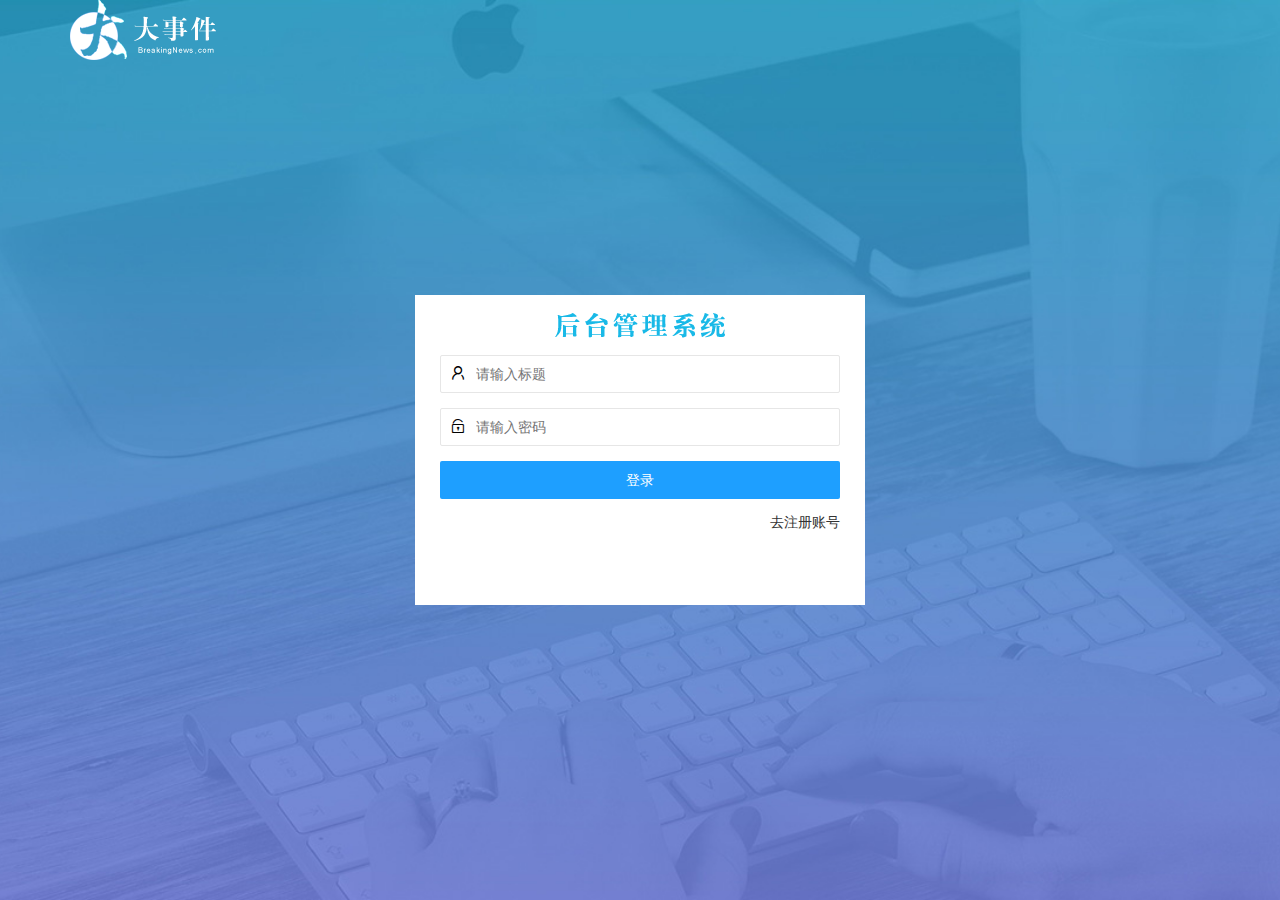
<file: login.html>
<!DOCTYPE html>
<html lang="en">

<head>
    <meta charset="UTF-8">
    <meta http-equiv="X-UA-Compatible" content="IE=edge">
    <meta name="viewport" content="width=device-width, initial-scale=1.0">
    <title>大事件-登录/注册</title>
    <!-- 导入layui的css包 -->
    <link rel="stylesheet" href="/assets/lib/layui/css/layui.css">
    <!-- 导入自己的login页面css -->
    <link rel="stylesheet" href="/assets/css/login.css">

</head>

<body>
    <!-- 头部的 Logo 区域 -->
    <!-- 类名layui-main  用于设置一个宽度为 1140px 的水平居中块，版心-->
    <div class="layui-main">
        <img src="/assets/images/logo.png" alt="" />
    </div>

    <!-- 登录注册区域 -->
    <div class="loginAndRegBox">
        <div class="title-box"></div>
        <!-- 登录的form表单 -->
        <div class="Denglu">
            <form class="layui-form" id="deng-form">
                <!-- 账号 -->
                <div class="layui-form-item">
                    <i class="layui-icon layui-icon-username"></i>
                    <!-- 类名lay-verify="required"是表单验证，多个验证规则用 | 隔开 -->
                    <input type="text" name="username" required lay-verify="required" placeholder="请输入标题" autocomplete="off" class="layui-input">
                </div>
                <!-- 密码 -->
                <div class="layui-form-item">
                    <i class="layui-icon layui-icon-password"></i>
                    <input type="password" name="password" required lay-verify="required|pwd" placeholder="请输入密码" autocomplete="off" class="layui-input" />
                </div>
                <!-- 登录按钮 -->
                <div class="layui-form-item">
                    <!-- 注意：表单提交按钮和普通按钮的区别，就是 lay-submit 属性 -->
                    <button class="layui-btn layui-btn-fluid layui-btn-normal" lay-submit>登录</button>
                </div>
            </form>
            <div class="quzhuce">
                <a href="javaScript:;">去注册账号</a>
            </div>
        </div>
        <!-- 注册的form表单 -->
        <div class="zhuce">
            <form class="layui-form zhu-form">
                <!-- 账号 -->
                <div class="layui-form-item">
                    <i class="layui-icon layui-icon-username"></i>
                    <input type="text" name="username" required lay-verify="required" placeholder="请输入标题" autocomplete="off" class="layui-input" id="user">
                </div>
                <!-- 密码 -->
                <div class="layui-form-item">
                    <i class="layui-icon layui-icon-password"></i>
                    <input type="password" name="password" required lay-verify="required|pwd" placeholder="请输入密码" autocomplete="off" class="layui-input" id="password" />
                </div>
                <!-- 确认密码 -->
                <!-- 类名layui-form-item就是独占一行 -->
                <div class="layui-form-item">
                    <i class="layui-icon layui-icon-password"></i>
                    <input type="password" name="qrpassword" required lay-verify="required|pwd
                    |rsewd" placeholder="请确认密码" autocomplete="off" class="layui-input" id="qrpassword" />
                </div>
                <!-- 登录按钮 -->
                <div class="layui-form-item">
                    <!-- 注意：表单提交按钮和普通按钮的区别，就是 lay-submit 属性 -->
                    <button class="layui-btn layui-btn-fluid layui-btn-normal" lay-submit>注册</button>
                </div>
            </form>
            <div class="qudenglu">
                <a href="javaScript:;">去登陆</a>
            </div>
        </div>
    </div>
    <!-- 导入JQuer包 -->
    <script src="/assets/lib/jquery.js"></script>
    <!-- 导入layui的js包 -->
    <script src="/assets/lib/layui/layui.all.js"></script>
    <!-- 导入自己的js样式 -->
    <script src="/assets/js/login.js"></script>
</body>

</html>
</file>
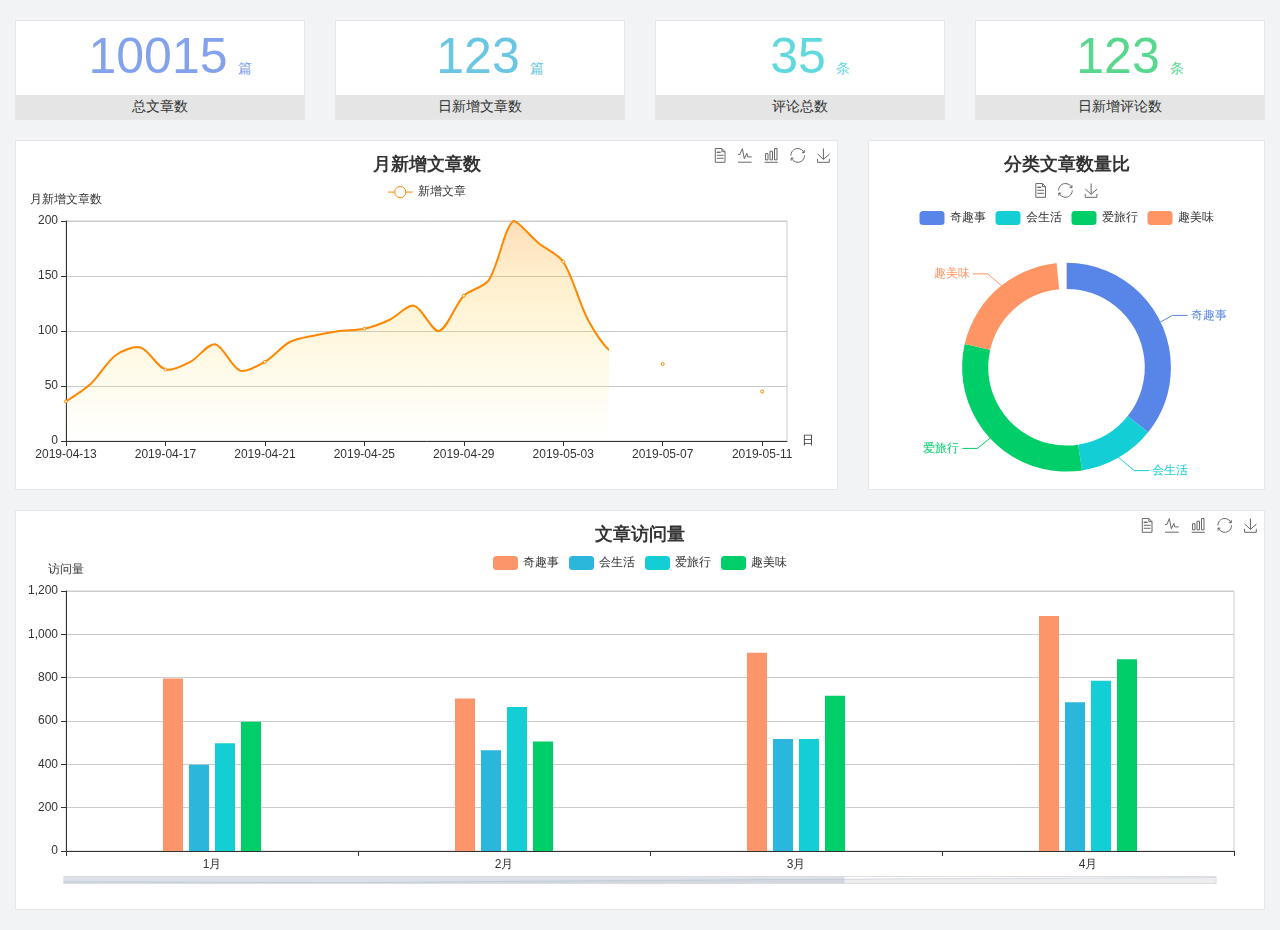
<file: home/dashboard.html>
<!DOCTYPE html>
<html lang="en">

<head>
  <meta charset="UTF-8">
  <meta name="viewport" content="width=device-width, initial-scale=1.0">
  <meta http-equiv="X-UA-Compatible" content="ie=edge">
  <title>图表统计</title>
  <link rel="stylesheet" href="../../assets/lib/bootstrap.css" />
  <link rel="stylesheet" href="../../assets/lib/main.css" />
  <script src="../../assets/lib/jquery.js"></script>
  <script type="text/javascript" src="../../assets/lib/echarts.min.js"></script>
</head>

<body>
  <div class="container-fluid">
    <div class="row spannel_list">
      <div class="col-sm-3 col-xs-6">
        <div class="spannel">
          <em>10015</em><span>篇</span>
          <b>总文章数</b>
        </div>
      </div>
      <div class="col-sm-3 col-xs-6">
        <div class="spannel scolor01">
          <em>123</em><span>篇</span>
          <b>日新增文章数</b>
        </div>
      </div>
      <div class="col-sm-3 col-xs-6">
        <div class="spannel scolor02">
          <em>35</em><span>条</span>
          <b>评论总数</b>
        </div>
      </div>
      <div class="col-sm-3 col-xs-6">
        <div class="spannel scolor03">
          <em>123</em><span>条</span>
          <b>日新增评论数</b>
        </div>
      </div>
    </div>
  </div>

  <div class="container-fluid">
    <div class="row curve-pie">
      <div class="col-lg-8 col-md-8">
        <div class="gragh_pannel" id="curve_show"></div>
      </div>
      <div class="col-lg-4 col-md-4">
        <div class="gragh_pannel" id="pie_show"></div>
      </div>
    </div>
  </div>

  <div class="container-fluid">
    <div class="column_pannel" id="column_show"></div>
  </div>

  <script>
    var oChart = echarts.init(document.getElementById('curve_show'));
    var aList_all = [
      { 'count': 36, 'date': '2019-04-13' },
      { 'count': 52, 'date': '2019-04-14' },
      { 'count': 78, 'date': '2019-04-15' },
      { 'count': 85, 'date': '2019-04-16' },
      { 'count': 65, 'date': '2019-04-17' },
      { 'count': 72, 'date': '2019-04-18' },
      { 'count': 88, 'date': '2019-04-19' },
      { 'count': 64, 'date': '2019-04-20' },
      { 'count': 72, 'date': '2019-04-21' },
      { 'count': 90, 'date': '2019-04-22' },
      { 'count': 96, 'date': '2019-04-23' },
      { 'count': 100, 'date': '2019-04-24' },
      { 'count': 102, 'date': '2019-04-25' },
      { 'count': 110, 'date': '2019-04-26' },
      { 'count': 123, 'date': '2019-04-27' },
      { 'count': 100, 'date': '2019-04-28' },
      { 'count': 132, 'date': '2019-04-29' },
      { 'count': 146, 'date': '2019-04-30' },
      { 'count': 200, 'date': '2019-05-01' },
      { 'count': 180, 'date': '2019-05-02' },
      { 'count': 163, 'date': '2019-05-03' },
      { 'count': 110, 'date': '2019-05-04' },
      { 'count': 80, 'date': '2019-05-05' },
      { 'count': 82, 'date': '2019-05-06' },
      { 'count': 70, 'date': '2019-05-07' },
      { 'count': 65, 'date': '2019-05-08' },
      { 'count': 54, 'date': '2019-05-09' },
      { 'count': 40, 'date': '2019-05-10' },
      { 'count': 45, 'date': '2019-05-11' },
      { 'count': 38, 'date': '2019-05-12' },
    ];

    let aCount = [];
    let aDate = [];

    for (var i = 0; i < aList_all.length; i++) {
      aCount.push(aList_all[i].count);
      aDate.push(aList_all[i].date);
    }

    var chartopt = {
      title: {
        text: '月新增文章数',
        left: 'center',
        top: '10'
      },
      tooltip: {
        trigger: 'axis'
      },
      legend: {
        data: ['新增文章'],
        top: '40'
      },
      toolbox: {
        show: true,
        feature: {
          mark: { show: true },
          dataView: { show: true, readOnly: false },
          magicType: { show: true, type: ['line', 'bar'] },
          restore: { show: true },
          saveAsImage: { show: true }
        }
      },
      calculable: true,
      xAxis: [
        {
          name: '日',
          type: 'category',
          boundaryGap: false,
          data: aDate
        }
      ],
      yAxis: [
        {
          name: '月新增文章数',
          type: 'value'
        }
      ],
      series: [
        {
          name: '新增文章',
          type: 'line',
          smooth: true,
          itemStyle: { normal: { areaStyle: { type: 'default' }, color: '#f80' }, lineStyle: { color: '#f80' } },
          data: aCount
        }],
      areaStyle: {
        normal: {
          color: new echarts.graphic.LinearGradient(0, 0, 0, 1, [{
            offset: 0,
            color: 'rgba(255,136,0,0.39)'
          }, {
            offset: .34,
            color: 'rgba(255,180,0,0.25)'
          }, {
            offset: 1,
            color: 'rgba(255,222,0,0.00)'
          }])

        }
      },
      grid: {
        show: true,
        x: 50,
        x2: 50,
        y: 80,
        height: 220
      }
    };

    oChart.setOption(chartopt);


    var oPie = echarts.init(document.getElementById('pie_show'));
    var oPieopt =
    {
      title: {
        top: 10,
        text: '分类文章数量比',
        x: 'center'
      },
      tooltip: {
        trigger: 'item',
        formatter: "{a} <br/>{b} : {c} ({d}%)"
      },
      color: ['#5885e8', '#13cfd5', '#00ce68', '#ff9565'],
      legend: {
        x: 'center',
        top: 65,
        data: ['奇趣事', '会生活', '爱旅行', '趣美味']
      },
      toolbox: {
        show: true,
        x: 'center',
        top: 35,
        feature: {
          mark: { show: true },
          dataView: { show: true, readOnly: false },
          magicType: {
            show: true,
            type: ['pie', 'funnel'],
            option: {
              funnel: {
                x: '25%',
                width: '50%',
                funnelAlign: 'left',
                max: 1548
              }
            }
          },
          restore: { show: true },
          saveAsImage: { show: true }
        }
      },
      calculable: true,
      series: [
        {
          name: '访问来源',
          type: 'pie',
          radius: ['45%', '60%'],
          center: ['50%', '65%'],
          data: [
            { value: 300, name: '奇趣事' },
            { value: 100, name: '会生活' },
            { value: 260, name: '爱旅行' },
            { value: 180, name: '趣美味' }
          ]
        }
      ]
    };
    oPie.setOption(oPieopt);



    var oColumn = this.echarts.init(document.getElementById('column_show'));
    var oColumnopt =
    {
      title: {
        text: '文章访问量',
        left: 'center',
        top: '10'
      },
      tooltip: {
        trigger: 'axis'
      },
      legend: {
        data: ['奇趣事', '会生活', '爱旅行', '趣美味'],
        top: '40'
      },
      toolbox: {
        show: true,
        feature: {
          mark: { show: true },
          dataView: { show: true, readOnly: false },
          magicType: { show: true, type: ['line', 'bar'] },
          restore: { show: true },
          saveAsImage: { show: true }
        }
      },
      calculable: true,
      xAxis: [
        {
          type: 'category',
          data: ['1月', '2月', '3月', '4月', '5月']
        }
      ],
      yAxis: [
        {
          name: '访问量',
          type: 'value'
        }
      ],
      series: [
        {
          name: '奇趣事',
          type: 'bar',
          barWidth: 20,
          itemStyle: {
            normal: { areaStyle: { type: 'default' }, color: '#fd956a' }
          },
          data: [800, 708, 920, 1090, 1200]
        },
        {
          name: '会生活',
          type: 'bar',
          barWidth: 20,
          itemStyle: {
            normal: { areaStyle: { type: 'default' }, color: '#2bb6db' }
          },
          data: [400, 468, 520, 690, 800]
        },
        {
          name: '爱旅行',
          type: 'bar',
          barWidth: 20,
          itemStyle: {
            normal: { areaStyle: { type: 'default' }, color: '#13cfd5' }
          },
          data: [500, 668, 520, 790, 900]
        },
        {
          name: '趣美味',
          type: 'bar',
          barWidth: 20,
          itemStyle: {
            normal: { areaStyle: { type: 'default' }, color: '#00ce68' }
          },
          data: [600, 508, 720, 890, 1000]
        }
      ],
      grid: {
        show: true,
        x: 50,
        x2: 30,
        y: 80,
        height: 260
      },
      dataZoom: [//给x轴设置滚动条
        {
          start: 0,//默认为0
          end: 100 - 1000 / 31,//默认为100
          type: 'slider',
          show: true,
          xAxisIndex: [0],
          handleSize: 0,//滑动条的 左右2个滑动条的大小
          height: 8,//组件高度
          left: 45, //左边的距离
          right: 50,//右边的距离
          bottom: 26,//右边的距离
          handleColor: '#ddd',//h滑动图标的颜色
          handleStyle: {
            borderColor: "#cacaca",
            borderWidth: "1",
            shadowBlur: 2,
            background: "#ddd",
            shadowColor: "#ddd",
          }
        }]
    };
    oColumn.setOption(oColumnopt);
  </script>
</body>

</html>
</file>
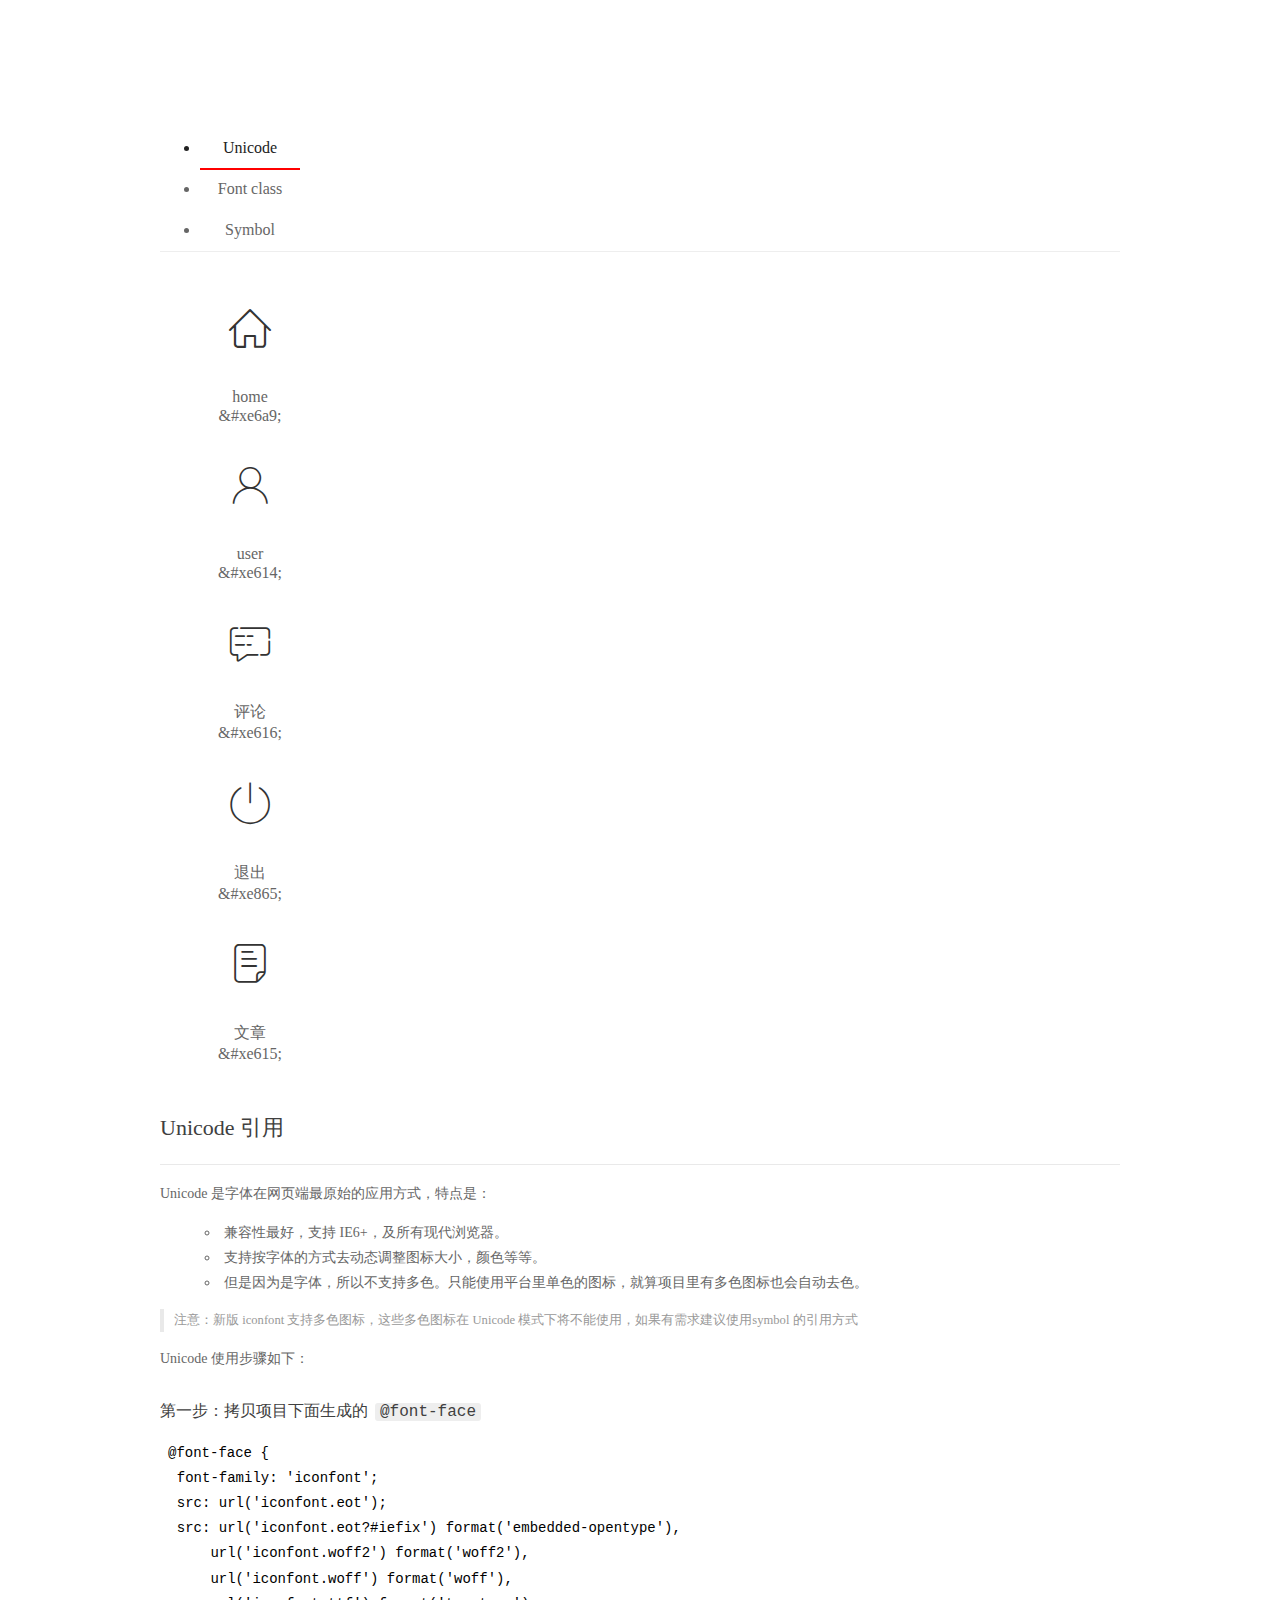
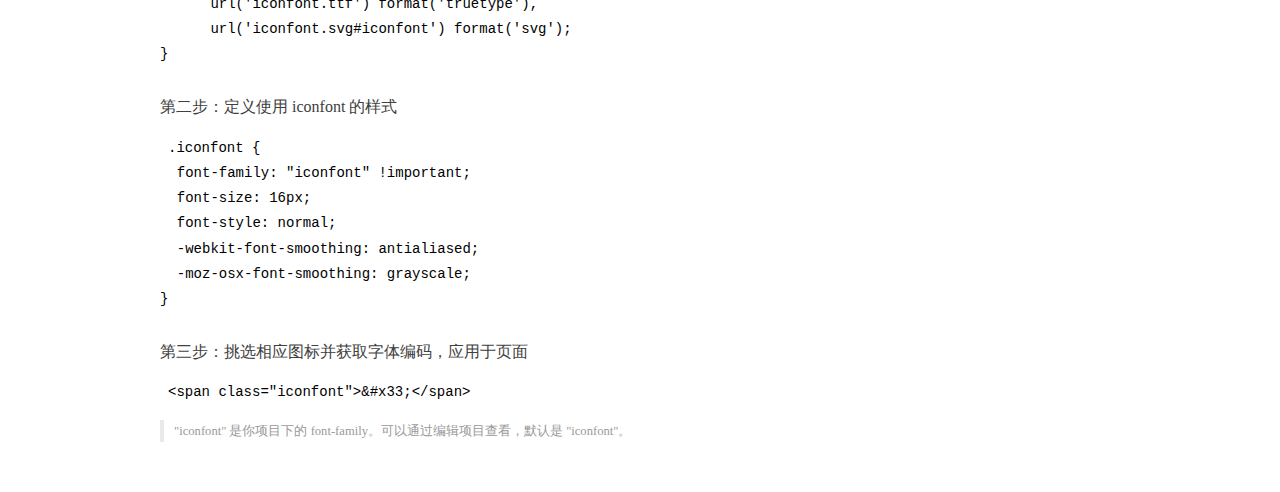
<file: assets/fonts/demo_index.html>
<!DOCTYPE html>
<html>
<head>
  <meta charset="utf-8"/>
  <title>IconFont Demo</title>
  <link rel="shortcut icon" href="https://gtms04.alicdn.com/tps/i4/TB1_oz6GVXXXXaFXpXXJDFnIXXX-64-64.ico" type="image/x-icon"/>
  <link rel="stylesheet" href="https://g.alicdn.com/thx/cube/1.3.2/cube.min.css">
  <link rel="stylesheet" href="demo.css">
  <link rel="stylesheet" href="iconfont.css">
  <script src="iconfont.js"></script>
  <!-- jQuery -->
  <script src="https://a1.alicdn.com/oss/uploads/2018/12/26/7bfddb60-08e8-11e9-9b04-53e73bb6408b.js"></script>
  <!-- 代码高亮 -->
  <script src="https://a1.alicdn.com/oss/uploads/2018/12/26/a3f714d0-08e6-11e9-8a15-ebf944d7534c.js"></script>
</head>
<body>
  <div class="main">
    <h1 class="logo"><a href="https://www.iconfont.cn/" title="iconfont 首页" target="_blank">&#xe86b;</a></h1>
    <div class="nav-tabs">
      <ul id="tabs" class="dib-box">
        <li class="dib active"><span>Unicode</span></li>
        <li class="dib"><span>Font class</span></li>
        <li class="dib"><span>Symbol</span></li>
      </ul>
      
    </div>
    <div class="tab-container">
      <div class="content unicode" style="display: block;">
          <ul class="icon_lists dib-box">
          
            <li class="dib">
              <span class="icon iconfont">&#xe6a9;</span>
                <div class="name">home</div>
                <div class="code-name">&amp;#xe6a9;</div>
              </li>
          
            <li class="dib">
              <span class="icon iconfont">&#xe614;</span>
                <div class="name">user</div>
                <div class="code-name">&amp;#xe614;</div>
              </li>
          
            <li class="dib">
              <span class="icon iconfont">&#xe616;</span>
                <div class="name">评论</div>
                <div class="code-name">&amp;#xe616;</div>
              </li>
          
            <li class="dib">
              <span class="icon iconfont">&#xe865;</span>
                <div class="name">退出</div>
                <div class="code-name">&amp;#xe865;</div>
              </li>
          
            <li class="dib">
              <span class="icon iconfont">&#xe615;</span>
                <div class="name">文章</div>
                <div class="code-name">&amp;#xe615;</div>
              </li>
          
          </ul>
          <div class="article markdown">
          <h2 id="unicode-">Unicode 引用</h2>
          <hr>

          <p>Unicode 是字体在网页端最原始的应用方式，特点是：</p>
          <ul>
            <li>兼容性最好，支持 IE6+，及所有现代浏览器。</li>
            <li>支持按字体的方式去动态调整图标大小，颜色等等。</li>
            <li>但是因为是字体，所以不支持多色。只能使用平台里单色的图标，就算项目里有多色图标也会自动去色。</li>
          </ul>
          <blockquote>
            <p>注意：新版 iconfont 支持多色图标，这些多色图标在 Unicode 模式下将不能使用，如果有需求建议使用symbol 的引用方式</p>
          </blockquote>
          <p>Unicode 使用步骤如下：</p>
          <h3 id="-font-face">第一步：拷贝项目下面生成的 <code>@font-face</code></h3>
<pre><code class="language-css"
>@font-face {
  font-family: 'iconfont';
  src: url('iconfont.eot');
  src: url('iconfont.eot?#iefix') format('embedded-opentype'),
      url('iconfont.woff2') format('woff2'),
      url('iconfont.woff') format('woff'),
      url('iconfont.ttf') format('truetype'),
      url('iconfont.svg#iconfont') format('svg');
}
</code></pre>
          <h3 id="-iconfont-">第二步：定义使用 iconfont 的样式</h3>
<pre><code class="language-css"
>.iconfont {
  font-family: "iconfont" !important;
  font-size: 16px;
  font-style: normal;
  -webkit-font-smoothing: antialiased;
  -moz-osx-font-smoothing: grayscale;
}
</code></pre>
          <h3 id="-">第三步：挑选相应图标并获取字体编码，应用于页面</h3>
<pre>
<code class="language-html"
>&lt;span class="iconfont"&gt;&amp;#x33;&lt;/span&gt;
</code></pre>
          <blockquote>
            <p>"iconfont" 是你项目下的 font-family。可以通过编辑项目查看，默认是 "iconfont"。</p>
          </blockquote>
          </div>
      </div>
      <div class="content font-class">
        <ul class="icon_lists dib-box">
          
          <li class="dib">
            <span class="icon iconfont icon-home"></span>
            <div class="name">
              home
            </div>
            <div class="code-name">.icon-home
            </div>
          </li>
          
          <li class="dib">
            <span class="icon iconfont icon-user"></span>
            <div class="name">
              user
            </div>
            <div class="code-name">.icon-user
            </div>
          </li>
          
          <li class="dib">
            <span class="icon iconfont icon-pinglun"></span>
            <div class="name">
              评论
            </div>
            <div class="code-name">.icon-pinglun
            </div>
          </li>
          
          <li class="dib">
            <span class="icon iconfont icon-tuichu"></span>
            <div class="name">
              退出
            </div>
            <div class="code-name">.icon-tuichu
            </div>
          </li>
          
          <li class="dib">
            <span class="icon iconfont icon-16"></span>
            <div class="name">
              文章
            </div>
            <div class="code-name">.icon-16
            </div>
          </li>
          
        </ul>
        <div class="article markdown">
        <h2 id="font-class-">font-class 引用</h2>
        <hr>

        <p>font-class 是 Unicode 使用方式的一种变种，主要是解决 Unicode 书写不直观，语意不明确的问题。</p>
        <p>与 Unicode 使用方式相比，具有如下特点：</p>
        <ul>
          <li>兼容性良好，支持 IE8+，及所有现代浏览器。</li>
          <li>相比于 Unicode 语意明确，书写更直观。可以很容易分辨这个 icon 是什么。</li>
          <li>因为使用 class 来定义图标，所以当要替换图标时，只需要修改 class 里面的 Unicode 引用。</li>
          <li>不过因为本质上还是使用的字体，所以多色图标还是不支持的。</li>
        </ul>
        <p>使用步骤如下：</p>
        <h3 id="-fontclass-">第一步：引入项目下面生成的 fontclass 代码：</h3>
<pre><code class="language-html">&lt;link rel="stylesheet" href="./iconfont.css"&gt;
</code></pre>
        <h3 id="-">第二步：挑选相应图标并获取类名，应用于页面：</h3>
<pre><code class="language-html">&lt;span class="iconfont icon-xxx"&gt;&lt;/span&gt;
</code></pre>
        <blockquote>
          <p>"
            iconfont" 是你项目下的 font-family。可以通过编辑项目查看，默认是 "iconfont"。</p>
        </blockquote>
      </div>
      </div>
      <div class="content symbol">
          <ul class="icon_lists dib-box">
          
            <li class="dib">
                <svg class="icon svg-icon" aria-hidden="true">
                  <use xlink:href="#icon-home"></use>
                </svg>
                <div class="name">home</div>
                <div class="code-name">#icon-home</div>
            </li>
          
            <li class="dib">
                <svg class="icon svg-icon" aria-hidden="true">
                  <use xlink:href="#icon-user"></use>
                </svg>
                <div class="name">user</div>
                <div class="code-name">#icon-user</div>
            </li>
          
            <li class="dib">
                <svg class="icon svg-icon" aria-hidden="true">
                  <use xlink:href="#icon-pinglun"></use>
                </svg>
                <div class="name">评论</div>
                <div class="code-name">#icon-pinglun</div>
            </li>
          
            <li class="dib">
                <svg class="icon svg-icon" aria-hidden="true">
                  <use xlink:href="#icon-tuichu"></use>
                </svg>
                <div class="name">退出</div>
                <div class="code-name">#icon-tuichu</div>
            </li>
          
            <li class="dib">
                <svg class="icon svg-icon" aria-hidden="true">
                  <use xlink:href="#icon-16"></use>
                </svg>
                <div class="name">文章</div>
                <div class="code-name">#icon-16</div>
            </li>
          
          </ul>
          <div class="article markdown">
          <h2 id="symbol-">Symbol 引用</h2>
          <hr>

          <p>这是一种全新的使用方式，应该说这才是未来的主流，也是平台目前推荐的用法。相关介绍可以参考这篇<a href="">文章</a>
            这种用法其实是做了一个 SVG 的集合，与另外两种相比具有如下特点：</p>
          <ul>
            <li>支持多色图标了，不再受单色限制。</li>
            <li>通过一些技巧，支持像字体那样，通过 <code>font-size</code>, <code>color</code> 来调整样式。</li>
            <li>兼容性较差，支持 IE9+，及现代浏览器。</li>
            <li>浏览器渲染 SVG 的性能一般，还不如 png。</li>
          </ul>
          <p>使用步骤如下：</p>
          <h3 id="-symbol-">第一步：引入项目下面生成的 symbol 代码：</h3>
<pre><code class="language-html">&lt;script src="./iconfont.js"&gt;&lt;/script&gt;
</code></pre>
          <h3 id="-css-">第二步：加入通用 CSS 代码（引入一次就行）：</h3>
<pre><code class="language-html">&lt;style&gt;
.icon {
  width: 1em;
  height: 1em;
  vertical-align: -0.15em;
  fill: currentColor;
  overflow: hidden;
}
&lt;/style&gt;
</code></pre>
          <h3 id="-">第三步：挑选相应图标并获取类名，应用于页面：</h3>
<pre><code class="language-html">&lt;svg class="icon" aria-hidden="true"&gt;
  &lt;use xlink:href="#icon-xxx"&gt;&lt;/use&gt;
&lt;/svg&gt;
</code></pre>
          </div>
      </div>

    </div>
  </div>
  <script>
  $(document).ready(function () {
      $('.tab-container .content:first').show()

      $('#tabs li').click(function (e) {
        var tabContent = $('.tab-container .content')
        var index = $(this).index()

        if ($(this).hasClass('active')) {
          return
        } else {
          $('#tabs li').removeClass('active')
          $(this).addClass('active')

          tabContent.hide().eq(index).fadeIn()
        }
      })
    })
  </script>
</body>
</html>
</file>
<file: assets/lib/layui/css/layui.css>
/** layui-v2.5.5 MIT License By https://www.layui.com */
 .layui-inline,img{display:inline-block;vertical-align:middle}h1,h2,h3,h4,h5,h6{font-weight:400}.layui-edge,.layui-header,.layui-inline,.layui-main{position:relative}.layui-body,.layui-edge,.layui-elip{overflow:hidden}.layui-btn,.layui-edge,.layui-inline,img{vertical-align:middle}.layui-btn,.layui-disabled,.layui-icon,.layui-unselect{-moz-user-select:none;-webkit-user-select:none;-ms-user-select:none}.layui-elip,.layui-form-checkbox span,.layui-form-pane .layui-form-label{text-overflow:ellipsis;white-space:nowrap}.layui-breadcrumb,.layui-tree-btnGroup{visibility:hidden}blockquote,body,button,dd,div,dl,dt,form,h1,h2,h3,h4,h5,h6,input,li,ol,p,pre,td,textarea,th,ul{margin:0;padding:0;-webkit-tap-highlight-color:rgba(0,0,0,0)}a:active,a:hover{outline:0}img{border:none}li{list-style:none}table{border-collapse:collapse;border-spacing:0}h4,h5,h6{font-size:100%}button,input,optgroup,option,select,textarea{font-family:inherit;font-size:inherit;font-style:inherit;font-weight:inherit;outline:0}pre{white-space:pre-wrap;white-space:-moz-pre-wrap;white-space:-pre-wrap;white-space:-o-pre-wrap;word-wrap:break-word}body{line-height:24px;font:14px Helvetica Neue,Helvetica,PingFang SC,Tahoma,Arial,sans-serif}hr{height:1px;margin:10px 0;border:0;clear:both}a{color:#333;text-decoration:none}a:hover{color:#777}a cite{font-style:normal;*cursor:pointer}.layui-border-box,.layui-border-box *{box-sizing:border-box}.layui-box,.layui-box *{box-sizing:content-box}.layui-clear{clear:both;*zoom:1}.layui-clear:after{content:'\20';clear:both;*zoom:1;display:block;height:0}.layui-inline{*display:inline;*zoom:1}.layui-edge{display:inline-block;width:0;height:0;border-width:6px;border-style:dashed;border-color:transparent}.layui-edge-top{top:-4px;border-bottom-color:#999;border-bottom-style:solid}.layui-edge-right{border-left-color:#999;border-left-style:solid}.layui-edge-bottom{top:2px;border-top-color:#999;border-top-style:solid}.layui-edge-left{border-right-color:#999;border-right-style:solid}.layui-disabled,.layui-disabled:hover{color:#d2d2d2!important;cursor:not-allowed!important}.layui-circle{border-radius:100%}.layui-show{display:block!important}.layui-hide{display:none!important}@font-face{font-family:layui-icon;src:url(../font/iconfont.eot?v=250);src:url(../font/iconfont.eot?v=250#iefix) format('embedded-opentype'),url(../font/iconfont.woff2?v=250) format('woff2'),url(../font/iconfont.woff?v=250) format('woff'),url(../font/iconfont.ttf?v=250) format('truetype'),url(../font/iconfont.svg?v=250#layui-icon) format('svg')}.layui-icon{font-family:layui-icon!important;font-size:16px;font-style:normal;-webkit-font-smoothing:antialiased;-moz-osx-font-smoothing:grayscale}.layui-icon-reply-fill:before{content:"\e611"}.layui-icon-set-fill:before{content:"\e614"}.layui-icon-menu-fill:before{content:"\e60f"}.layui-icon-search:before{content:"\e615"}.layui-icon-share:before{content:"\e641"}.layui-icon-set-sm:before{content:"\e620"}.layui-icon-engine:before{content:"\e628"}.layui-icon-close:before{content:"\1006"}.layui-icon-close-fill:before{content:"\1007"}.layui-icon-chart-screen:before{content:"\e629"}.layui-icon-star:before{content:"\e600"}.layui-icon-circle-dot:before{content:"\e617"}.layui-icon-chat:before{content:"\e606"}.layui-icon-release:before{content:"\e609"}.layui-icon-list:before{content:"\e60a"}.layui-icon-chart:before{content:"\e62c"}.layui-icon-ok-circle:before{content:"\1005"}.layui-icon-layim-theme:before{content:"\e61b"}.layui-icon-table:before{content:"\e62d"}.layui-icon-right:before{content:"\e602"}.layui-icon-left:before{content:"\e603"}.layui-icon-cart-simple:before{content:"\e698"}.layui-icon-face-cry:before{content:"\e69c"}.layui-icon-face-smile:before{content:"\e6af"}.layui-icon-survey:before{content:"\e6b2"}.layui-icon-tree:before{content:"\e62e"}.layui-icon-upload-circle:before{content:"\e62f"}.layui-icon-add-circle:before{content:"\e61f"}.layui-icon-download-circle:before{content:"\e601"}.layui-icon-templeate-1:before{content:"\e630"}.layui-icon-util:before{content:"\e631"}.layui-icon-face-surprised:before{content:"\e664"}.layui-icon-edit:before{content:"\e642"}.layui-icon-speaker:before{content:"\e645"}.layui-icon-down:before{content:"\e61a"}.layui-icon-file:before{content:"\e621"}.layui-icon-layouts:before{content:"\e632"}.layui-icon-rate-half:before{content:"\e6c9"}.layui-icon-add-circle-fine:before{content:"\e608"}.layui-icon-prev-circle:before{content:"\e633"}.layui-icon-read:before{content:"\e705"}.layui-icon-404:before{content:"\e61c"}.layui-icon-carousel:before{content:"\e634"}.layui-icon-help:before{content:"\e607"}.layui-icon-code-circle:before{content:"\e635"}.layui-icon-water:before{content:"\e636"}.layui-icon-username:before{content:"\e66f"}.layui-icon-find-fill:before{content:"\e670"}.layui-icon-about:before{content:"\e60b"}.layui-icon-location:before{content:"\e715"}.layui-icon-up:before{content:"\e619"}.layui-icon-pause:before{content:"\e651"}.layui-icon-date:before{content:"\e637"}.layui-icon-layim-uploadfile:before{content:"\e61d"}.layui-icon-delete:before{content:"\e640"}.layui-icon-play:before{content:"\e652"}.layui-icon-top:before{content:"\e604"}.layui-icon-friends:before{content:"\e612"}.layui-icon-refresh-3:before{content:"\e9aa"}.layui-icon-ok:before{content:"\e605"}.layui-icon-layer:before{content:"\e638"}.layui-icon-face-smile-fine:before{content:"\e60c"}.layui-icon-dollar:before{content:"\e659"}.layui-icon-group:before{content:"\e613"}.layui-icon-layim-download:before{content:"\e61e"}.layui-icon-picture-fine:before{content:"\e60d"}.layui-icon-link:before{content:"\e64c"}.layui-icon-diamond:before{content:"\e735"}.layui-icon-log:before{content:"\e60e"}.layui-icon-rate-solid:before{content:"\e67a"}.layui-icon-fonts-del:before{content:"\e64f"}.layui-icon-unlink:before{content:"\e64d"}.layui-icon-fonts-clear:before{content:"\e639"}.layui-icon-triangle-r:before{content:"\e623"}.layui-icon-circle:before{content:"\e63f"}.layui-icon-radio:before{content:"\e643"}.layui-icon-align-center:before{content:"\e647"}.layui-icon-align-right:before{content:"\e648"}.layui-icon-align-left:before{content:"\e649"}.layui-icon-loading-1:before{content:"\e63e"}.layui-icon-return:before{content:"\e65c"}.layui-icon-fonts-strong:before{content:"\e62b"}.layui-icon-upload:before{content:"\e67c"}.layui-icon-dialogue:before{content:"\e63a"}.layui-icon-video:before{content:"\e6ed"}.layui-icon-headset:before{content:"\e6fc"}.layui-icon-cellphone-fine:before{content:"\e63b"}.layui-icon-add-1:before{content:"\e654"}.layui-icon-face-smile-b:before{content:"\e650"}.layui-icon-fonts-html:before{content:"\e64b"}.layui-icon-form:before{content:"\e63c"}.layui-icon-cart:before{content:"\e657"}.layui-icon-camera-fill:before{content:"\e65d"}.layui-icon-tabs:before{content:"\e62a"}.layui-icon-fonts-code:before{content:"\e64e"}.layui-icon-fire:before{content:"\e756"}.layui-icon-set:before{content:"\e716"}.layui-icon-fonts-u:before{content:"\e646"}.layui-icon-triangle-d:before{content:"\e625"}.layui-icon-tips:before{content:"\e702"}.layui-icon-picture:before{content:"\e64a"}.layui-icon-more-vertical:before{content:"\e671"}.layui-icon-flag:before{content:"\e66c"}.layui-icon-loading:before{content:"\e63d"}.layui-icon-fonts-i:before{content:"\e644"}.layui-icon-refresh-1:before{content:"\e666"}.layui-icon-rmb:before{content:"\e65e"}.layui-icon-home:before{content:"\e68e"}.layui-icon-user:before{content:"\e770"}.layui-icon-notice:before{content:"\e667"}.layui-icon-login-weibo:before{content:"\e675"}.layui-icon-voice:before{content:"\e688"}.layui-icon-upload-drag:before{content:"\e681"}.layui-icon-login-qq:before{content:"\e676"}.layui-icon-snowflake:before{content:"\e6b1"}.layui-icon-file-b:before{content:"\e655"}.layui-icon-template:before{content:"\e663"}.layui-icon-auz:before{content:"\e672"}.layui-icon-console:before{content:"\e665"}.layui-icon-app:before{content:"\e653"}.layui-icon-prev:before{content:"\e65a"}.layui-icon-website:before{content:"\e7ae"}.layui-icon-next:before{content:"\e65b"}.layui-icon-component:before{content:"\e857"}.layui-icon-more:before{content:"\e65f"}.layui-icon-login-wechat:before{content:"\e677"}.layui-icon-shrink-right:before{content:"\e668"}.layui-icon-spread-left:before{content:"\e66b"}.layui-icon-camera:before{content:"\e660"}.layui-icon-note:before{content:"\e66e"}.layui-icon-refresh:before{content:"\e669"}.layui-icon-female:before{content:"\e661"}.layui-icon-male:before{content:"\e662"}.layui-icon-password:before{content:"\e673"}.layui-icon-senior:before{content:"\e674"}.layui-icon-theme:before{content:"\e66a"}.layui-icon-tread:before{content:"\e6c5"}.layui-icon-praise:before{content:"\e6c6"}.layui-icon-star-fill:before{content:"\e658"}.layui-icon-rate:before{content:"\e67b"}.layui-icon-template-1:before{content:"\e656"}.layui-icon-vercode:before{content:"\e679"}.layui-icon-cellphone:before{content:"\e678"}.layui-icon-screen-full:before{content:"\e622"}.layui-icon-screen-restore:before{content:"\e758"}.layui-icon-cols:before{content:"\e610"}.layui-icon-export:before{content:"\e67d"}.layui-icon-print:before{content:"\e66d"}.layui-icon-slider:before{content:"\e714"}.layui-icon-addition:before{content:"\e624"}.layui-icon-subtraction:before{content:"\e67e"}.layui-icon-service:before{content:"\e626"}.layui-icon-transfer:before{content:"\e691"}.layui-main{width:1140px;margin:0 auto}.layui-header{z-index:1000;height:60px}.layui-header a:hover{transition:all .5s;-webkit-transition:all .5s}.layui-side{position:fixed;left:0;top:0;bottom:0;z-index:999;width:200px;overflow-x:hidden}.layui-side-scroll{position:relative;width:220px;height:100%;overflow-x:hidden}.layui-body{position:absolute;left:200px;right:0;top:0;bottom:0;z-index:998;width:auto;overflow-y:auto;box-sizing:border-box}.layui-layout-body{overflow:hidden}.layui-layout-admin .layui-header{background-color:#23262E}.layui-layout-admin .layui-side{top:60px;width:200px;overflow-x:hidden}.layui-layout-admin .layui-body{position:fixed;top:60px;bottom:44px}.layui-layout-admin .layui-main{width:auto;margin:0 15px}.layui-layout-admin .layui-footer{position:fixed;left:200px;right:0;bottom:0;height:44px;line-height:44px;padding:0 15px;background-color:#eee}.layui-layout-admin .layui-logo{position:absolute;left:0;top:0;width:200px;height:100%;line-height:60px;text-align:center;color:#009688;font-size:16px}.layui-layout-admin .layui-header .layui-nav{background:0 0}.layui-layout-left{position:absolute!important;left:200px;top:0}.layui-layout-right{position:absolute!important;right:0;top:0}.layui-container{position:relative;margin:0 auto;padding:0 15px;box-sizing:border-box}.layui-fluid{position:relative;margin:0 auto;padding:0 15px}.layui-row:after,.layui-row:before{content:'';display:block;clear:both}.layui-col-lg1,.layui-col-lg10,.layui-col-lg11,.layui-col-lg12,.layui-col-lg2,.layui-col-lg3,.layui-col-lg4,.layui-col-lg5,.layui-col-lg6,.layui-col-lg7,.layui-col-lg8,.layui-col-lg9,.layui-col-md1,.layui-col-md10,.layui-col-md11,.layui-col-md12,.layui-col-md2,.layui-col-md3,.layui-col-md4,.layui-col-md5,.layui-col-md6,.layui-col-md7,.layui-col-md8,.layui-col-md9,.layui-col-sm1,.layui-col-sm10,.layui-col-sm11,.layui-col-sm12,.layui-col-sm2,.layui-col-sm3,.layui-col-sm4,.layui-col-sm5,.layui-col-sm6,.layui-col-sm7,.layui-col-sm8,.layui-col-sm9,.layui-col-xs1,.layui-col-xs10,.layui-col-xs11,.layui-col-xs12,.layui-col-xs2,.layui-col-xs3,.layui-col-xs4,.layui-col-xs5,.layui-col-xs6,.layui-col-xs7,.layui-col-xs8,.layui-col-xs9{position:relative;display:block;box-sizing:border-box}.layui-col-xs1,.layui-col-xs10,.layui-col-xs11,.layui-col-xs12,.layui-col-xs2,.layui-col-xs3,.layui-col-xs4,.layui-col-xs5,.layui-col-xs6,.layui-col-xs7,.layui-col-xs8,.layui-col-xs9{float:left}.layui-col-xs1{width:8.33333333%}.layui-col-xs2{width:16.66666667%}.layui-col-xs3{width:25%}.layui-col-xs4{width:33.33333333%}.layui-col-xs5{width:41.66666667%}.layui-col-xs6{width:50%}.layui-col-xs7{width:58.33333333%}.layui-col-xs8{width:66.66666667%}.layui-col-xs9{width:75%}.layui-col-xs10{width:83.33333333%}.layui-col-xs11{width:91.66666667%}.layui-col-xs12{width:100%}.layui-col-xs-offset1{margin-left:8.33333333%}.layui-col-xs-offset2{margin-left:16.66666667%}.layui-col-xs-offset3{margin-left:25%}.layui-col-xs-offset4{margin-left:33.33333333%}.layui-col-xs-offset5{margin-left:41.66666667%}.layui-col-xs-offset6{margin-left:50%}.layui-col-xs-offset7{margin-left:58.33333333%}.layui-col-xs-offset8{margin-left:66.66666667%}.layui-col-xs-offset9{margin-left:75%}.layui-col-xs-offset10{margin-left:83.33333333%}.layui-col-xs-offset11{margin-left:91.66666667%}.layui-col-xs-offset12{margin-left:100%}@media screen and (max-width:768px){.layui-hide-xs{display:none!important}.layui-show-xs-block{display:block!important}.layui-show-xs-inline{display:inline!important}.layui-show-xs-inline-block{display:inline-block!important}}@media screen and (min-width:768px){.layui-container{width:750px}.layui-hide-sm{display:none!important}.layui-show-sm-block{display:block!important}.layui-show-sm-inline{display:inline!important}.layui-show-sm-inline-block{display:inline-block!important}.layui-col-sm1,.layui-col-sm10,.layui-col-sm11,.layui-col-sm12,.layui-col-sm2,.layui-col-sm3,.layui-col-sm4,.layui-col-sm5,.layui-col-sm6,.layui-col-sm7,.layui-col-sm8,.layui-col-sm9{float:left}.layui-col-sm1{width:8.33333333%}.layui-col-sm2{width:16.66666667%}.layui-col-sm3{width:25%}.layui-col-sm4{width:33.33333333%}.layui-col-sm5{width:41.66666667%}.layui-col-sm6{width:50%}.layui-col-sm7{width:58.33333333%}.layui-col-sm8{width:66.66666667%}.layui-col-sm9{width:75%}.layui-col-sm10{width:83.33333333%}.layui-col-sm11{width:91.66666667%}.layui-col-sm12{width:100%}.layui-col-sm-offset1{margin-left:8.33333333%}.layui-col-sm-offset2{margin-left:16.66666667%}.layui-col-sm-offset3{margin-left:25%}.layui-col-sm-offset4{margin-left:33.33333333%}.layui-col-sm-offset5{margin-left:41.66666667%}.layui-col-sm-offset6{margin-left:50%}.layui-col-sm-offset7{margin-left:58.33333333%}.layui-col-sm-offset8{margin-left:66.66666667%}.layui-col-sm-offset9{margin-left:75%}.layui-col-sm-offset10{margin-left:83.33333333%}.layui-col-sm-offset11{margin-left:91.66666667%}.layui-col-sm-offset12{margin-left:100%}}@media screen and (min-width:992px){.layui-container{width:970px}.layui-hide-md{display:none!important}.layui-show-md-block{display:block!important}.layui-show-md-inline{display:inline!important}.layui-show-md-inline-block{display:inline-block!important}.layui-col-md1,.layui-col-md10,.layui-col-md11,.layui-col-md12,.layui-col-md2,.layui-col-md3,.layui-col-md4,.layui-col-md5,.layui-col-md6,.layui-col-md7,.layui-col-md8,.layui-col-md9{float:left}.layui-col-md1{width:8.33333333%}.layui-col-md2{width:16.66666667%}.layui-col-md3{width:25%}.layui-col-md4{width:33.33333333%}.layui-col-md5{width:41.66666667%}.layui-col-md6{width:50%}.layui-col-md7{width:58.33333333%}.layui-col-md8{width:66.66666667%}.layui-col-md9{width:75%}.layui-col-md10{width:83.33333333%}.layui-col-md11{width:91.66666667%}.layui-col-md12{width:100%}.layui-col-md-offset1{margin-left:8.33333333%}.layui-col-md-offset2{margin-left:16.66666667%}.layui-col-md-offset3{margin-left:25%}.layui-col-md-offset4{margin-left:33.33333333%}.layui-col-md-offset5{margin-left:41.66666667%}.layui-col-md-offset6{margin-left:50%}.layui-col-md-offset7{margin-left:58.33333333%}.layui-col-md-offset8{margin-left:66.66666667%}.layui-col-md-offset9{margin-left:75%}.layui-col-md-offset10{margin-left:83.33333333%}.layui-col-md-offset11{margin-left:91.66666667%}.layui-col-md-offset12{margin-left:100%}}@media screen and (min-width:1200px){.layui-container{width:1170px}.layui-hide-lg{display:none!important}.layui-show-lg-block{display:block!important}.layui-show-lg-inline{display:inline!important}.layui-show-lg-inline-block{display:inline-block!important}.layui-col-lg1,.layui-col-lg10,.layui-col-lg11,.layui-col-lg12,.layui-col-lg2,.layui-col-lg3,.layui-col-lg4,.layui-col-lg5,.layui-col-lg6,.layui-col-lg7,.layui-col-lg8,.layui-col-lg9{float:left}.layui-col-lg1{width:8.33333333%}.layui-col-lg2{width:16.66666667%}.layui-col-lg3{width:25%}.layui-col-lg4{width:33.33333333%}.layui-col-lg5{width:41.66666667%}.layui-col-lg6{width:50%}.layui-col-lg7{width:58.33333333%}.layui-col-lg8{width:66.66666667%}.layui-col-lg9{width:75%}.layui-col-lg10{width:83.33333333%}.layui-col-lg11{width:91.66666667%}.layui-col-lg12{width:100%}.layui-col-lg-offset1{margin-left:8.33333333%}.layui-col-lg-offset2{margin-left:16.66666667%}.layui-col-lg-offset3{margin-left:25%}.layui-col-lg-offset4{margin-left:33.33333333%}.layui-col-lg-offset5{margin-left:41.66666667%}.layui-col-lg-offset6{margin-left:50%}.layui-col-lg-offset7{margin-left:58.33333333%}.layui-col-lg-offset8{margin-left:66.66666667%}.layui-col-lg-offset9{margin-left:75%}.layui-col-lg-offset10{margin-left:83.33333333%}.layui-col-lg-offset11{margin-left:91.66666667%}.layui-col-lg-offset12{margin-left:100%}}.layui-col-space1{margin:-.5px}.layui-col-space1>*{padding:.5px}.layui-col-space3{margin:-1.5px}.layui-col-space3>*{padding:1.5px}.layui-col-space5{margin:-2.5px}.layui-col-space5>*{padding:2.5px}.layui-col-space8{margin:-3.5px}.layui-col-space8>*{padding:3.5px}.layui-col-space10{margin:-5px}.layui-col-space10>*{padding:5px}.layui-col-space12{margin:-6px}.layui-col-space12>*{padding:6px}.layui-col-space15{margin:-7.5px}.layui-col-space15>*{padding:7.5px}.layui-col-space18{margin:-9px}.layui-col-space18>*{padding:9px}.layui-col-space20{margin:-10px}.layui-col-space20>*{padding:10px}.layui-col-space22{margin:-11px}.layui-col-space22>*{padding:11px}.layui-col-space25{margin:-12.5px}.layui-col-space25>*{padding:12.5px}.layui-col-space30{margin:-15px}.layui-col-space30>*{padding:15px}.layui-btn,.layui-input,.layui-select,.layui-textarea,.layui-upload-button{outline:0;-webkit-appearance:none;transition:all .3s;-webkit-transition:all .3s;box-sizing:border-box}.layui-elem-quote{margin-bottom:10px;padding:15px;line-height:22px;border-left:5px solid #009688;border-radius:0 2px 2px 0;background-color:#f2f2f2}.layui-quote-nm{border-style:solid;border-width:1px 1px 1px 5px;background:0 0}.layui-elem-field{margin-bottom:10px;padding:0;border-width:1px;border-style:solid}.layui-elem-field legend{margin-left:20px;padding:0 10px;font-size:20px;font-weight:300}.layui-field-title{margin:10px 0 20px;border-width:1px 0 0}.layui-field-box{padding:10px 15px}.layui-field-title .layui-field-box{padding:10px 0}.layui-progress{position:relative;height:6px;border-radius:20px;background-color:#e2e2e2}.layui-progress-bar{position:absolute;left:0;top:0;width:0;max-width:100%;height:6px;border-radius:20px;text-align:right;background-color:#5FB878;transition:all .3s;-webkit-transition:all .3s}.layui-progress-big,.layui-progress-big .layui-progress-bar{height:18px;line-height:18px}.layui-progress-text{position:relative;top:-20px;line-height:18px;font-size:12px;color:#666}.layui-progress-big .layui-progress-text{position:static;padding:0 10px;color:#fff}.layui-collapse{border-width:1px;border-style:solid;border-radius:2px}.layui-colla-content,.layui-colla-item{border-top-width:1px;border-top-style:solid}.layui-colla-item:first-child{border-top:none}.layui-colla-title{position:relative;height:42px;line-height:42px;padding:0 15px 0 35px;color:#333;background-color:#f2f2f2;cursor:pointer;font-size:14px;overflow:hidden}.layui-colla-content{display:none;padding:10px 15px;line-height:22px;color:#666}.layui-colla-icon{position:absolute;left:15px;top:0;font-size:14px}.layui-card{margin-bottom:15px;border-radius:2px;background-color:#fff;box-shadow:0 1px 2px 0 rgba(0,0,0,.05)}.layui-card:last-child{margin-bottom:0}.layui-card-header{position:relative;height:42px;line-height:42px;padding:0 15px;border-bottom:1px solid #f6f6f6;color:#333;border-radius:2px 2px 0 0;font-size:14px}.layui-bg-black,.layui-bg-blue,.layui-bg-cyan,.layui-bg-green,.layui-bg-orange,.layui-bg-red{color:#fff!important}.layui-card-body{position:relative;padding:10px 15px;line-height:24px}.layui-card-body[pad15]{padding:15px}.layui-card-body[pad20]{padding:20px}.layui-card-body .layui-table{margin:5px 0}.layui-card .layui-tab{margin:0}.layui-panel-window{position:relative;padding:15px;border-radius:0;border-top:5px solid #E6E6E6;background-color:#fff}.layui-auxiliar-moving{position:fixed;left:0;right:0;top:0;bottom:0;width:100%;height:100%;background:0 0;z-index:9999999999}.layui-form-label,.layui-form-mid,.layui-form-select,.layui-input-block,.layui-input-inline,.layui-textarea{position:relative}.layui-bg-red{background-color:#FF5722!important}.layui-bg-orange{background-color:#FFB800!important}.layui-bg-green{background-color:#009688!important}.layui-bg-cyan{background-color:#2F4056!important}.layui-bg-blue{background-color:#1E9FFF!important}.layui-bg-black{background-color:#393D49!important}.layui-bg-gray{background-color:#eee!important;color:#666!important}.layui-badge-rim,.layui-colla-content,.layui-colla-item,.layui-collapse,.layui-elem-field,.layui-form-pane .layui-form-item[pane],.layui-form-pane .layui-form-label,.layui-input,.layui-layedit,.layui-layedit-tool,.layui-quote-nm,.layui-select,.layui-tab-bar,.layui-tab-card,.layui-tab-title,.layui-tab-title .layui-this:after,.layui-textarea{border-color:#e6e6e6}.layui-timeline-item:before,hr{background-color:#e6e6e6}.layui-text{line-height:22px;font-size:14px;color:#666}.layui-text h1,.layui-text h2,.layui-text h3{font-weight:500;color:#333}.layui-text h1{font-size:30px}.layui-text h2{font-size:24px}.layui-text h3{font-size:18px}.layui-text a:not(.layui-btn){color:#01AAED}.layui-text a:not(.layui-btn):hover{text-decoration:underline}.layui-text ul{padding:5px 0 5px 15px}.layui-text ul li{margin-top:5px;list-style-type:disc}.layui-text em,.layui-word-aux{color:#999!important;padding:0 5px!important}.layui-btn{display:inline-block;height:38px;line-height:38px;padding:0 18px;background-color:#009688;color:#fff;white-space:nowrap;text-align:center;font-size:14px;border:none;border-radius:2px;cursor:pointer}.layui-btn:hover{opacity:.8;filter:alpha(opacity=80);color:#fff}.layui-btn:active{opacity:1;filter:alpha(opacity=100)}.layui-btn+.layui-btn{margin-left:10px}.layui-btn-container{font-size:0}.layui-btn-container .layui-btn{margin-right:10px;margin-bottom:10px}.layui-btn-container .layui-btn+.layui-btn{margin-left:0}.layui-table .layui-btn-container .layui-btn{margin-bottom:9px}.layui-btn-radius{border-radius:100px}.layui-btn .layui-icon{margin-right:3px;font-size:18px;vertical-align:bottom;vertical-align:middle\9}.layui-btn-primary{border:1px solid #C9C9C9;background-color:#fff;color:#555}.layui-btn-primary:hover{border-color:#009688;color:#333}.layui-btn-normal{background-color:#1E9FFF}.layui-btn-warm{background-color:#FFB800}.layui-btn-danger{background-color:#FF5722}.layui-btn-checked{background-color:#5FB878}.layui-btn-disabled,.layui-btn-disabled:active,.layui-btn-disabled:hover{border:1px solid #e6e6e6;background-color:#FBFBFB;color:#C9C9C9;cursor:not-allowed;opacity:1}.layui-btn-lg{height:44px;line-height:44px;padding:0 25px;font-size:16px}.layui-btn-sm{height:30px;line-height:30px;padding:0 10px;font-size:12px}.layui-btn-sm i{font-size:16px!important}.layui-btn-xs{height:22px;line-height:22px;padding:0 5px;font-size:12px}.layui-btn-xs i{font-size:14px!important}.layui-btn-group{display:inline-block;vertical-align:middle;font-size:0}.layui-btn-group .layui-btn{margin-left:0!important;margin-right:0!important;border-left:1px solid rgba(255,255,255,.5);border-radius:0}.layui-btn-group .layui-btn-primary{border-left:none}.layui-btn-group .layui-btn-primary:hover{border-color:#C9C9C9;color:#009688}.layui-btn-group .layui-btn:first-child{border-left:none;border-radius:2px 0 0 2px}.layui-btn-group .layui-btn-primary:first-child{border-left:1px solid #c9c9c9}.layui-btn-group .layui-btn:last-child{border-radius:0 2px 2px 0}.layui-btn-group .layui-btn+.layui-btn{margin-left:0}.layui-btn-group+.layui-btn-group{margin-left:10px}.layui-btn-fluid{width:100%}.layui-input,.layui-select,.layui-textarea{height:38px;line-height:1.3;line-height:38px\9;border-width:1px;border-style:solid;background-color:#fff;border-radius:2px}.layui-input::-webkit-input-placeholder,.layui-select::-webkit-input-placeholder,.layui-textarea::-webkit-input-placeholder{line-height:1.3}.layui-input,.layui-textarea{display:block;width:100%;padding-left:10px}.layui-input:hover,.layui-textarea:hover{border-color:#D2D2D2!important}.layui-input:focus,.layui-textarea:focus{border-color:#C9C9C9!important}.layui-textarea{min-height:100px;height:auto;line-height:20px;padding:6px 10px;resize:vertical}.layui-select{padding:0 10px}.layui-form input[type=checkbox],.layui-form input[type=radio],.layui-form select{display:none}.layui-form [lay-ignore]{display:initial}.layui-form-item{margin-bottom:15px;clear:both;*zoom:1}.layui-form-item:after{content:'\20';clear:both;*zoom:1;display:block;height:0}.layui-form-label{float:left;display:block;padding:9px 15px;width:80px;font-weight:400;line-height:20px;text-align:right}.layui-form-label-col{display:block;float:none;padding:9px 0;line-height:20px;text-align:left}.layui-form-item .layui-inline{margin-bottom:5px;margin-right:10px}.layui-input-block{margin-left:110px;min-height:36px}.layui-input-inline{display:inline-block;vertical-align:middle}.layui-form-item .layui-input-inline{float:left;width:190px;margin-right:10px}.layui-form-text .layui-input-inline{width:auto}.layui-form-mid{float:left;display:block;padding:9px 0!important;line-height:20px;margin-right:10px}.layui-form-danger+.layui-form-select .layui-input,.layui-form-danger:focus{border-color:#FF5722!important}.layui-form-select .layui-input{padding-right:30px;cursor:pointer}.layui-form-select .layui-edge{position:absolute;right:10px;top:50%;margin-top:-3px;cursor:pointer;border-width:6px;border-top-color:#c2c2c2;border-top-style:solid;transition:all .3s;-webkit-transition:all .3s}.layui-form-select dl{display:none;position:absolute;left:0;top:42px;padding:5px 0;z-index:899;min-width:100%;border:1px solid #d2d2d2;max-height:300px;overflow-y:auto;background-color:#fff;border-radius:2px;box-shadow:0 2px 4px rgba(0,0,0,.12);box-sizing:border-box}.layui-form-select dl dd,.layui-form-select dl dt{padding:0 10px;line-height:36px;white-space:nowrap;overflow:hidden;text-overflow:ellipsis}.layui-form-select dl dt{font-size:12px;color:#999}.layui-form-select dl dd{cursor:pointer}.layui-form-select dl dd:hover{background-color:#f2f2f2;-webkit-transition:.5s all;transition:.5s all}.layui-form-select .layui-select-group dd{padding-left:20px}.layui-form-select dl dd.layui-select-tips{padding-left:10px!important;color:#999}.layui-form-select dl dd.layui-this{background-color:#5FB878;color:#fff}.layui-form-checkbox,.layui-form-select dl dd.layui-disabled{background-color:#fff}.layui-form-selected dl{display:block}.layui-form-checkbox,.layui-form-checkbox *,.layui-form-switch{display:inline-block;vertical-align:middle}.layui-form-selected .layui-edge{margin-top:-9px;-webkit-transform:rotate(180deg);transform:rotate(180deg);margin-top:-3px\9}:root .layui-form-selected .layui-edge{margin-top:-9px\0/IE9}.layui-form-selectup dl{top:auto;bottom:42px}.layui-select-none{margin:5px 0;text-align:center;color:#999}.layui-select-disabled .layui-disabled{border-color:#eee!important}.layui-select-disabled .layui-edge{border-top-color:#d2d2d2}.layui-form-checkbox{position:relative;height:30px;line-height:30px;margin-right:10px;padding-right:30px;cursor:pointer;font-size:0;-webkit-transition:.1s linear;transition:.1s linear;box-sizing:border-box}.layui-form-checkbox span{padding:0 10px;height:100%;font-size:14px;border-radius:2px 0 0 2px;background-color:#d2d2d2;color:#fff;overflow:hidden}.layui-form-checkbox:hover span{background-color:#c2c2c2}.layui-form-checkbox i{position:absolute;right:0;top:0;width:30px;height:28px;border:1px solid #d2d2d2;border-left:none;border-radius:0 2px 2px 0;color:#fff;font-size:20px;text-align:center}.layui-form-checkbox:hover i{border-color:#c2c2c2;color:#c2c2c2}.layui-form-checked,.layui-form-checked:hover{border-color:#5FB878}.layui-form-checked span,.layui-form-checked:hover span{background-color:#5FB878}.layui-form-checked i,.layui-form-checked:hover i{color:#5FB878}.layui-form-item .layui-form-checkbox{margin-top:4px}.layui-form-checkbox[lay-skin=primary]{height:auto!important;line-height:normal!important;min-width:18px;min-height:18px;border:none!important;margin-right:0;padding-left:28px;padding-right:0;background:0 0}.layui-form-checkbox[lay-skin=primary] span{padding-left:0;padding-right:15px;line-height:18px;background:0 0;color:#666}.layui-form-checkbox[lay-skin=primary] i{right:auto;left:0;width:16px;height:16px;line-height:16px;border:1px solid #d2d2d2;font-size:12px;border-radius:2px;background-color:#fff;-webkit-transition:.1s linear;transition:.1s linear}.layui-form-checkbox[lay-skin=primary]:hover i{border-color:#5FB878;color:#fff}.layui-form-checked[lay-skin=primary] i{border-color:#5FB878!important;background-color:#5FB878;color:#fff}.layui-checkbox-disbaled[lay-skin=primary] span{background:0 0!important;color:#c2c2c2}.layui-checkbox-disbaled[lay-skin=primary]:hover i{border-color:#d2d2d2}.layui-form-item .layui-form-checkbox[lay-skin=primary]{margin-top:10px}.layui-form-switch{position:relative;height:22px;line-height:22px;min-width:35px;padding:0 5px;margin-top:8px;border:1px solid #d2d2d2;border-radius:20px;cursor:pointer;background-color:#fff;-webkit-transition:.1s linear;transition:.1s linear}.layui-form-switch i{position:absolute;left:5px;top:3px;width:16px;height:16px;border-radius:20px;background-color:#d2d2d2;-webkit-transition:.1s linear;transition:.1s linear}.layui-form-switch em{position:relative;top:0;width:25px;margin-left:21px;padding:0!important;text-align:center!important;color:#999!important;font-style:normal!important;font-size:12px}.layui-form-onswitch{border-color:#5FB878;background-color:#5FB878}.layui-checkbox-disbaled,.layui-checkbox-disbaled i{border-color:#e2e2e2!important}.layui-form-onswitch i{left:100%;margin-left:-21px;background-color:#fff}.layui-form-onswitch em{margin-left:5px;margin-right:21px;color:#fff!important}.layui-checkbox-disbaled span{background-color:#e2e2e2!important}.layui-checkbox-disbaled:hover i{color:#fff!important}[lay-radio]{display:none}.layui-form-radio,.layui-form-radio *{display:inline-block;vertical-align:middle}.layui-form-radio{line-height:28px;margin:6px 10px 0 0;padding-right:10px;cursor:pointer;font-size:0}.layui-form-radio *{font-size:14px}.layui-form-radio>i{margin-right:8px;font-size:22px;color:#c2c2c2}.layui-form-radio>i:hover,.layui-form-radioed>i{color:#5FB878}.layui-radio-disbaled>i{color:#e2e2e2!important}.layui-form-pane .layui-form-label{width:110px;padding:8px 15px;height:38px;line-height:20px;border-width:1px;border-style:solid;border-radius:2px 0 0 2px;text-align:center;background-color:#FBFBFB;overflow:hidden;box-sizing:border-box}.layui-form-pane .layui-input-inline{margin-left:-1px}.layui-form-pane .layui-input-block{margin-left:110px;left:-1px}.layui-form-pane .layui-input{border-radius:0 2px 2px 0}.layui-form-pane .layui-form-text .layui-form-label{float:none;width:100%;border-radius:2px;box-sizing:border-box;text-align:left}.layui-form-pane .layui-form-text .layui-input-inline{display:block;margin:0;top:-1px;clear:both}.layui-form-pane .layui-form-text .layui-input-block{margin:0;left:0;top:-1px}.layui-form-pane .layui-form-text .layui-textarea{min-height:100px;border-radius:0 0 2px 2px}.layui-form-pane .layui-form-checkbox{margin:4px 0 4px 10px}.layui-form-pane .layui-form-radio,.layui-form-pane .layui-form-switch{margin-top:6px;margin-left:10px}.layui-form-pane .layui-form-item[pane]{position:relative;border-width:1px;border-style:solid}.layui-form-pane .layui-form-item[pane] .layui-form-label{position:absolute;left:0;top:0;height:100%;border-width:0 1px 0 0}.layui-form-pane .layui-form-item[pane] .layui-input-inline{margin-left:110px}@media screen and (max-width:450px){.layui-form-item .layui-form-label{text-overflow:ellipsis;overflow:hidden;white-space:nowrap}.layui-form-item .layui-inline{display:block;margin-right:0;margin-bottom:20px;clear:both}.layui-form-item .layui-inline:after{content:'\20';clear:both;display:block;height:0}.layui-form-item .layui-input-inline{display:block;float:none;left:-3px;width:auto;margin:0 0 10px 112px}.layui-form-item .layui-input-inline+.layui-form-mid{margin-left:110px;top:-5px;padding:0}.layui-form-item .layui-form-checkbox{margin-right:5px;margin-bottom:5px}}.layui-layedit{border-width:1px;border-style:solid;border-radius:2px}.layui-layedit-tool{padding:3px 5px;border-bottom-width:1px;border-bottom-style:solid;font-size:0}.layedit-tool-fixed{position:fixed;top:0;border-top:1px solid #e2e2e2}.layui-layedit-tool .layedit-tool-mid,.layui-layedit-tool .layui-icon{display:inline-block;vertical-align:middle;text-align:center;font-size:14px}.layui-layedit-tool .layui-icon{position:relative;width:32px;height:30px;line-height:30px;margin:3px 5px;color:#777;cursor:pointer;border-radius:2px}.layui-layedit-tool .layui-icon:hover{color:#393D49}.layui-layedit-tool .layui-icon:active{color:#000}.layui-layedit-tool .layedit-tool-active{background-color:#e2e2e2;color:#000}.layui-layedit-tool .layui-disabled,.layui-layedit-tool .layui-disabled:hover{color:#d2d2d2;cursor:not-allowed}.layui-layedit-tool .layedit-tool-mid{width:1px;height:18px;margin:0 10px;background-color:#d2d2d2}.layedit-tool-html{width:50px!important;font-size:30px!important}.layedit-tool-b,.layedit-tool-code,.layedit-tool-help{font-size:16px!important}.layedit-tool-d,.layedit-tool-face,.layedit-tool-image,.layedit-tool-unlink{font-size:18px!important}.layedit-tool-image input{position:absolute;font-size:0;left:0;top:0;width:100%;height:100%;opacity:.01;filter:Alpha(opacity=1);cursor:pointer}.layui-layedit-iframe iframe{display:block;width:100%}#LAY_layedit_code{overflow:hidden}.layui-laypage{display:inline-block;*display:inline;*zoom:1;vertical-align:middle;margin:10px 0;font-size:0}.layui-laypage>a:first-child,.layui-laypage>a:first-child em{border-radius:2px 0 0 2px}.layui-laypage>a:last-child,.layui-laypage>a:last-child em{border-radius:0 2px 2px 0}.layui-laypage>:first-child{margin-left:0!important}.layui-laypage>:last-child{margin-right:0!important}.layui-laypage a,.layui-laypage button,.layui-laypage input,.layui-laypage select,.layui-laypage span{border:1px solid #e2e2e2}.layui-laypage a,.layui-laypage span{display:inline-block;*display:inline;*zoom:1;vertical-align:middle;padding:0 15px;height:28px;line-height:28px;margin:0 -1px 5px 0;background-color:#fff;color:#333;font-size:12px}.layui-flow-more a *,.layui-laypage input,.layui-table-view select[lay-ignore]{display:inline-block}.layui-laypage a:hover{color:#009688}.layui-laypage em{font-style:normal}.layui-laypage .layui-laypage-spr{color:#999;font-weight:700}.layui-laypage a{text-decoration:none}.layui-laypage .layui-laypage-curr{position:relative}.layui-laypage .layui-laypage-curr em{position:relative;color:#fff}.layui-laypage .layui-laypage-curr .layui-laypage-em{position:absolute;left:-1px;top:-1px;padding:1px;width:100%;height:100%;background-color:#009688}.layui-laypage-em{border-radius:2px}.layui-laypage-next em,.layui-laypage-prev em{font-family:Sim sun;font-size:16px}.layui-laypage .layui-laypage-count,.layui-laypage .layui-laypage-limits,.layui-laypage .layui-laypage-refresh,.layui-laypage .layui-laypage-skip{margin-left:10px;margin-right:10px;padding:0;border:none}.layui-laypage .layui-laypage-limits,.layui-laypage .layui-laypage-refresh{vertical-align:top}.layui-laypage .layui-laypage-refresh i{font-size:18px;cursor:pointer}.layui-laypage select{height:22px;padding:3px;border-radius:2px;cursor:pointer}.layui-laypage .layui-laypage-skip{height:30px;line-height:30px;color:#999}.layui-laypage button,.layui-laypage input{height:30px;line-height:30px;border-radius:2px;vertical-align:top;background-color:#fff;box-sizing:border-box}.layui-laypage input{width:40px;margin:0 10px;padding:0 3px;text-align:center}.layui-laypage input:focus,.layui-laypage select:focus{border-color:#009688!important}.layui-laypage button{margin-left:10px;padding:0 10px;cursor:pointer}.layui-table,.layui-table-view{margin:10px 0}.layui-flow-more{margin:10px 0;text-align:center;color:#999;font-size:14px}.layui-flow-more a{height:32px;line-height:32px}.layui-flow-more a *{vertical-align:top}.layui-flow-more a cite{padding:0 20px;border-radius:3px;background-color:#eee;color:#333;font-style:normal}.layui-flow-more a cite:hover{opacity:.8}.layui-flow-more a i{font-size:30px;color:#737383}.layui-table{width:100%;background-color:#fff;color:#666}.layui-table tr{transition:all .3s;-webkit-transition:all .3s}.layui-table th{text-align:left;font-weight:400}.layui-table tbody tr:hover,.layui-table thead tr,.layui-table-click,.layui-table-header,.layui-table-hover,.layui-table-mend,.layui-table-patch,.layui-table-tool,.layui-table-total,.layui-table-total tr,.layui-table[lay-even] tr:nth-child(even){background-color:#f2f2f2}.layui-table td,.layui-table th,.layui-table-col-set,.layui-table-fixed-r,.layui-table-grid-down,.layui-table-header,.layui-table-page,.layui-table-tips-main,.layui-table-tool,.layui-table-total,.layui-table-view,.layui-table[lay-skin=line],.layui-table[lay-skin=row]{border-width:1px;border-style:solid;border-color:#e6e6e6}.layui-table td,.layui-table th{position:relative;padding:9px 15px;min-height:20px;line-height:20px;font-size:14px}.layui-table[lay-skin=line] td,.layui-table[lay-skin=line] th{border-width:0 0 1px}.layui-table[lay-skin=row] td,.layui-table[lay-skin=row] th{border-width:0 1px 0 0}.layui-table[lay-skin=nob] td,.layui-table[lay-skin=nob] th{border:none}.layui-table img{max-width:100px}.layui-table[lay-size=lg] td,.layui-table[lay-size=lg] th{padding:15px 30px}.layui-table-view .layui-table[lay-size=lg] .layui-table-cell{height:40px;line-height:40px}.layui-table[lay-size=sm] td,.layui-table[lay-size=sm] th{font-size:12px;padding:5px 10px}.layui-table-view .layui-table[lay-size=sm] .layui-table-cell{height:20px;line-height:20px}.layui-table[lay-data]{display:none}.layui-table-box{position:relative;overflow:hidden}.layui-table-view .layui-table{position:relative;width:auto;margin:0}.layui-table-view .layui-table[lay-skin=line]{border-width:0 1px 0 0}.layui-table-view .layui-table[lay-skin=row]{border-width:0 0 1px}.layui-table-view .layui-table td,.layui-table-view .layui-table th{padding:5px 0;border-top:none;border-left:none}.layui-table-view .layui-table th.layui-unselect .layui-table-cell span{cursor:pointer}.layui-table-view .layui-table td{cursor:default}.layui-table-view .layui-table td[data-edit=text]{cursor:text}.layui-table-view .layui-form-checkbox[lay-skin=primary] i{width:18px;height:18px}.layui-table-view .layui-form-radio{line-height:0;padding:0}.layui-table-view .layui-form-radio>i{margin:0;font-size:20px}.layui-table-init{position:absolute;left:0;top:0;width:100%;height:100%;text-align:center;z-index:110}.layui-table-init .layui-icon{position:absolute;left:50%;top:50%;margin:-15px 0 0 -15px;font-size:30px;color:#c2c2c2}.layui-table-header{border-width:0 0 1px;overflow:hidden}.layui-table-header .layui-table{margin-bottom:-1px}.layui-table-tool .layui-inline[lay-event]{position:relative;width:26px;height:26px;padding:5px;line-height:16px;margin-right:10px;text-align:center;color:#333;border:1px solid #ccc;cursor:pointer;-webkit-transition:.5s all;transition:.5s all}.layui-table-tool .layui-inline[lay-event]:hover{border:1px solid #999}.layui-table-tool-temp{padding-right:120px}.layui-table-tool-self{position:absolute;right:17px;top:10px}.layui-table-tool .layui-table-tool-self .layui-inline[lay-event]{margin:0 0 0 10px}.layui-table-tool-panel{position:absolute;top:29px;left:-1px;padding:5px 0;min-width:150px;min-height:40px;border:1px solid #d2d2d2;text-align:left;overflow-y:auto;background-color:#fff;box-shadow:0 2px 4px rgba(0,0,0,.12)}.layui-table-cell,.layui-table-tool-panel li{overflow:hidden;text-overflow:ellipsis;white-space:nowrap}.layui-table-tool-panel li{padding:0 10px;line-height:30px;-webkit-transition:.5s all;transition:.5s all}.layui-table-tool-panel li .layui-form-checkbox[lay-skin=primary]{width:100%;padding-left:28px}.layui-table-tool-panel li:hover{background-color:#f2f2f2}.layui-table-tool-panel li .layui-form-checkbox[lay-skin=primary] i{position:absolute;left:0;top:0}.layui-table-tool-panel li .layui-form-checkbox[lay-skin=primary] span{padding:0}.layui-table-tool .layui-table-tool-self .layui-table-tool-panel{left:auto;right:-1px}.layui-table-col-set{position:absolute;right:0;top:0;width:20px;height:100%;border-width:0 0 0 1px;background-color:#fff}.layui-table-sort{width:10px;height:20px;margin-left:5px;cursor:pointer!important}.layui-table-sort .layui-edge{position:absolute;left:5px;border-width:5px}.layui-table-sort .layui-table-sort-asc{top:3px;border-top:none;border-bottom-style:solid;border-bottom-color:#b2b2b2}.layui-table-sort .layui-table-sort-asc:hover{border-bottom-color:#666}.layui-table-sort .layui-table-sort-desc{bottom:5px;border-bottom:none;border-top-style:solid;border-top-color:#b2b2b2}.layui-table-sort .layui-table-sort-desc:hover{border-top-color:#666}.layui-table-sort[lay-sort=asc] .layui-table-sort-asc{border-bottom-color:#000}.layui-table-sort[lay-sort=desc] .layui-table-sort-desc{border-top-color:#000}.layui-table-cell{height:28px;line-height:28px;padding:0 15px;position:relative;box-sizing:border-box}.layui-table-cell .layui-form-checkbox[lay-skin=primary]{top:-1px;padding:0}.layui-table-cell .layui-table-link{color:#01AAED}.laytable-cell-checkbox,.laytable-cell-numbers,.laytable-cell-radio,.laytable-cell-space{padding:0;text-align:center}.layui-table-body{position:relative;overflow:auto;margin-right:-1px;margin-bottom:-1px}.layui-table-body .layui-none{line-height:26px;padding:15px;text-align:center;color:#999}.layui-table-fixed{position:absolute;left:0;top:0;z-index:101}.layui-table-fixed .layui-table-body{overflow:hidden}.layui-table-fixed-l{box-shadow:0 -1px 8px rgba(0,0,0,.08)}.layui-table-fixed-r{left:auto;right:-1px;border-width:0 0 0 1px;box-shadow:-1px 0 8px rgba(0,0,0,.08)}.layui-table-fixed-r .layui-table-header{position:relative;overflow:visible}.layui-table-mend{position:absolute;right:-49px;top:0;height:100%;width:50px}.layui-table-tool{position:relative;z-index:890;width:100%;min-height:50px;line-height:30px;padding:10px 15px;border-width:0 0 1px}.layui-table-tool .layui-btn-container{margin-bottom:-10px}.layui-table-page,.layui-table-total{border-width:1px 0 0;margin-bottom:-1px;overflow:hidden}.layui-table-page{position:relative;width:100%;padding:7px 7px 0;height:41px;font-size:12px;white-space:nowrap}.layui-table-page>div{height:26px}.layui-table-page .layui-laypage{margin:0}.layui-table-page .layui-laypage a,.layui-table-page .layui-laypage span{height:26px;line-height:26px;margin-bottom:10px;border:none;background:0 0}.layui-table-page .layui-laypage a,.layui-table-page .layui-laypage span.layui-laypage-curr{padding:0 12px}.layui-table-page .layui-laypage span{margin-left:0;padding:0}.layui-table-page .layui-laypage .layui-laypage-prev{margin-left:-7px!important}.layui-table-page .layui-laypage .layui-laypage-curr .layui-laypage-em{left:0;top:0;padding:0}.layui-table-page .layui-laypage button,.layui-table-page .layui-laypage input{height:26px;line-height:26px}.layui-table-page .layui-laypage input{width:40px}.layui-table-page .layui-laypage button{padding:0 10px}.layui-table-page select{height:18px}.layui-table-patch .layui-table-cell{padding:0;width:30px}.layui-table-edit{position:absolute;left:0;top:0;width:100%;height:100%;padding:0 14px 1px;border-radius:0;box-shadow:1px 1px 20px rgba(0,0,0,.15)}.layui-table-edit:focus{border-color:#5FB878!important}select.layui-table-edit{padding:0 0 0 10px;border-color:#C9C9C9}.layui-table-view .layui-form-checkbox,.layui-table-view .layui-form-radio,.layui-table-view .layui-form-switch{top:0;margin:0;box-sizing:content-box}.layui-table-view .layui-form-checkbox{top:-1px;height:26px;line-height:26px}.layui-table-view .layui-form-checkbox i{height:26px}.layui-table-grid .layui-table-cell{overflow:visible}.layui-table-grid-down{position:absolute;top:0;right:0;width:26px;height:100%;padding:5px 0;border-width:0 0 0 1px;text-align:center;background-color:#fff;color:#999;cursor:pointer}.layui-table-grid-down .layui-icon{position:absolute;top:50%;left:50%;margin:-8px 0 0 -8px}.layui-table-grid-down:hover{background-color:#fbfbfb}body .layui-table-tips .layui-layer-content{background:0 0;padding:0;box-shadow:0 1px 6px rgba(0,0,0,.12)}.layui-table-tips-main{margin:-44px 0 0 -1px;max-height:150px;padding:8px 15px;font-size:14px;overflow-y:scroll;background-color:#fff;color:#666}.layui-table-tips-c{position:absolute;right:-3px;top:-13px;width:20px;height:20px;padding:3px;cursor:pointer;background-color:#666;border-radius:50%;color:#fff}.layui-table-tips-c:hover{background-color:#777}.layui-table-tips-c:before{position:relative;right:-2px}.layui-upload-file{display:none!important;opacity:.01;filter:Alpha(opacity=1)}.layui-upload-drag,.layui-upload-form,.layui-upload-wrap{display:inline-block}.layui-upload-list{margin:10px 0}.layui-upload-choose{padding:0 10px;color:#999}.layui-upload-drag{position:relative;padding:30px;border:1px dashed #e2e2e2;background-color:#fff;text-align:center;cursor:pointer;color:#999}.layui-upload-drag .layui-icon{font-size:50px;color:#009688}.layui-upload-drag[lay-over]{border-color:#009688}.layui-upload-iframe{position:absolute;width:0;height:0;border:0;visibility:hidden}.layui-upload-wrap{position:relative;vertical-align:middle}.layui-upload-wrap .layui-upload-file{display:block!important;position:absolute;left:0;top:0;z-index:10;font-size:100px;width:100%;height:100%;opacity:.01;filter:Alpha(opacity=1);cursor:pointer}.layui-transfer-active,.layui-transfer-box{display:inline-block;vertical-align:middle}.layui-transfer-box,.layui-transfer-header,.layui-transfer-search{border-width:0;border-style:solid;border-color:#e6e6e6}.layui-transfer-box{position:relative;border-width:1px;width:200px;height:360px;border-radius:2px;background-color:#fff}.layui-transfer-box .layui-form-checkbox{width:100%;margin:0!important}.layui-transfer-header{height:38px;line-height:38px;padding:0 10px;border-bottom-width:1px}.layui-transfer-search{position:relative;padding:10px;border-bottom-width:1px}.layui-transfer-search .layui-input{height:32px;padding-left:30px;font-size:12px}.layui-transfer-search .layui-icon-search{position:absolute;left:20px;top:50%;margin-top:-8px;color:#666}.layui-transfer-active{margin:0 15px}.layui-transfer-active .layui-btn{display:block;margin:0;padding:0 15px;background-color:#5FB878;border-color:#5FB878;color:#fff}.layui-transfer-active .layui-btn-disabled{background-color:#FBFBFB;border-color:#e6e6e6;color:#C9C9C9}.layui-transfer-active .layui-btn:first-child{margin-bottom:15px}.layui-transfer-active .layui-btn .layui-icon{margin:0;font-size:14px!important}.layui-transfer-data{padding:5px 0;overflow:auto}.layui-transfer-data li{height:32px;line-height:32px;padding:0 10px}.layui-transfer-data li:hover{background-color:#f2f2f2;transition:.5s all}.layui-transfer-data .layui-none{padding:15px 10px;text-align:center;color:#999}.layui-nav{position:relative;padding:0 20px;background-color:#393D49;color:#fff;border-radius:2px;font-size:0;box-sizing:border-box}.layui-nav *{font-size:14px}.layui-nav .layui-nav-item{position:relative;display:inline-block;*display:inline;*zoom:1;vertical-align:middle;line-height:60px}.layui-nav .layui-nav-item a{display:block;padding:0 20px;color:#fff;color:rgba(255,255,255,.7);transition:all .3s;-webkit-transition:all .3s}.layui-nav .layui-this:after,.layui-nav-bar,.layui-nav-tree .layui-nav-itemed:after{position:absolute;left:0;top:0;width:0;height:5px;background-color:#5FB878;transition:all .2s;-webkit-transition:all .2s}.layui-nav-bar{z-index:1000}.layui-nav .layui-nav-item a:hover,.layui-nav .layui-this a{color:#fff}.layui-nav .layui-this:after{content:'';top:auto;bottom:0;width:100%}.layui-nav-img{width:30px;height:30px;margin-right:10px;border-radius:50%}.layui-nav .layui-nav-more{content:'';width:0;height:0;border-style:solid dashed dashed;border-color:#fff transparent transparent;overflow:hidden;cursor:pointer;transition:all .2s;-webkit-transition:all .2s;position:absolute;top:50%;right:3px;margin-top:-3px;border-width:6px;border-top-color:rgba(255,255,255,.7)}.layui-nav .layui-nav-mored,.layui-nav-itemed>a .layui-nav-more{margin-top:-9px;border-style:dashed dashed solid;border-color:transparent transparent #fff}.layui-nav-child{display:none;position:absolute;left:0;top:65px;min-width:100%;line-height:36px;padding:5px 0;box-shadow:0 2px 4px rgba(0,0,0,.12);border:1px solid #d2d2d2;background-color:#fff;z-index:100;border-radius:2px;white-space:nowrap}.layui-nav .layui-nav-child a{color:#333}.layui-nav .layui-nav-child a:hover{background-color:#f2f2f2;color:#000}.layui-nav-child dd{position:relative}.layui-nav .layui-nav-child dd.layui-this a,.layui-nav-child dd.layui-this{background-color:#5FB878;color:#fff}.layui-nav-child dd.layui-this:after{display:none}.layui-nav-tree{width:200px;padding:0}.layui-nav-tree .layui-nav-item{display:block;width:100%;line-height:45px}.layui-nav-tree .layui-nav-item a{position:relative;height:45px;line-height:45px;text-overflow:ellipsis;overflow:hidden;white-space:nowrap}.layui-nav-tree .layui-nav-item a:hover{background-color:#4E5465}.layui-nav-tree .layui-nav-bar{width:5px;height:0;background-color:#009688}.layui-nav-tree .layui-nav-child dd.layui-this,.layui-nav-tree .layui-nav-child dd.layui-this a,.layui-nav-tree .layui-this,.layui-nav-tree .layui-this>a,.layui-nav-tree .layui-this>a:hover{background-color:#009688;color:#fff}.layui-nav-tree .layui-this:after{display:none}.layui-nav-itemed>a,.layui-nav-tree .layui-nav-title a,.layui-nav-tree .layui-nav-title a:hover{color:#fff!important}.layui-nav-tree .layui-nav-child{position:relative;z-index:0;top:0;border:none;box-shadow:none}.layui-nav-tree .layui-nav-child a{height:40px;line-height:40px;color:#fff;color:rgba(255,255,255,.7)}.layui-nav-tree .layui-nav-child,.layui-nav-tree .layui-nav-child a:hover{background:0 0;color:#fff}.layui-nav-tree .layui-nav-more{right:10px}.layui-nav-itemed>.layui-nav-child{display:block;padding:0;background-color:rgba(0,0,0,.3)!important}.layui-nav-itemed>.layui-nav-child>.layui-this>.layui-nav-child{display:block}.layui-nav-side{position:fixed;top:0;bottom:0;left:0;overflow-x:hidden;z-index:999}.layui-bg-blue .layui-nav-bar,.layui-bg-blue .layui-nav-itemed:after,.layui-bg-blue .layui-this:after{background-color:#93D1FF}.layui-bg-blue .layui-nav-child dd.layui-this{background-color:#1E9FFF}.layui-bg-blue .layui-nav-itemed>a,.layui-nav-tree.layui-bg-blue .layui-nav-title a,.layui-nav-tree.layui-bg-blue .layui-nav-title a:hover{background-color:#007DDB!important}.layui-breadcrumb{font-size:0}.layui-breadcrumb>*{font-size:14px}.layui-breadcrumb a{color:#999!important}.layui-breadcrumb a:hover{color:#5FB878!important}.layui-breadcrumb a cite{color:#666;font-style:normal}.layui-breadcrumb span[lay-separator]{margin:0 10px;color:#999}.layui-tab{margin:10px 0;text-align:left!important}.layui-tab[overflow]>.layui-tab-title{overflow:hidden}.layui-tab-title{position:relative;left:0;height:40px;white-space:nowrap;font-size:0;border-bottom-width:1px;border-bottom-style:solid;transition:all .2s;-webkit-transition:all .2s}.layui-tab-title li{display:inline-block;*display:inline;*zoom:1;vertical-align:middle;font-size:14px;transition:all .2s;-webkit-transition:all .2s;position:relative;line-height:40px;min-width:65px;padding:0 15px;text-align:center;cursor:pointer}.layui-tab-title li a{display:block}.layui-tab-title .layui-this{color:#000}.layui-tab-title .layui-this:after{position:absolute;left:0;top:0;content:'';width:100%;height:41px;border-width:1px;border-style:solid;border-bottom-color:#fff;border-radius:2px 2px 0 0;box-sizing:border-box;pointer-events:none}.layui-tab-bar{position:absolute;right:0;top:0;z-index:10;width:30px;height:39px;line-height:39px;border-width:1px;border-style:solid;border-radius:2px;text-align:center;background-color:#fff;cursor:pointer}.layui-tab-bar .layui-icon{position:relative;display:inline-block;top:3px;transition:all .3s;-webkit-transition:all .3s}.layui-tab-item{display:none}.layui-tab-more{padding-right:30px;height:auto!important;white-space:normal!important}.layui-tab-more li.layui-this:after{border-bottom-color:#e2e2e2;border-radius:2px}.layui-tab-more .layui-tab-bar .layui-icon{top:-2px;top:3px\9;-webkit-transform:rotate(180deg);transform:rotate(180deg)}:root .layui-tab-more .layui-tab-bar .layui-icon{top:-2px\0/IE9}.layui-tab-content{padding:10px}.layui-tab-title li .layui-tab-close{position:relative;display:inline-block;width:18px;height:18px;line-height:20px;margin-left:8px;top:1px;text-align:center;font-size:14px;color:#c2c2c2;transition:all .2s;-webkit-transition:all .2s}.layui-tab-title li .layui-tab-close:hover{border-radius:2px;background-color:#FF5722;color:#fff}.layui-tab-brief>.layui-tab-title .layui-this{color:#009688}.layui-tab-brief>.layui-tab-more li.layui-this:after,.layui-tab-brief>.layui-tab-title .layui-this:after{border:none;border-radius:0;border-bottom:2px solid #5FB878}.layui-tab-brief[overflow]>.layui-tab-title .layui-this:after{top:-1px}.layui-tab-card{border-width:1px;border-style:solid;border-radius:2px;box-shadow:0 2px 5px 0 rgba(0,0,0,.1)}.layui-tab-card>.layui-tab-title{background-color:#f2f2f2}.layui-tab-card>.layui-tab-title li{margin-right:-1px;margin-left:-1px}.layui-tab-card>.layui-tab-title .layui-this{background-color:#fff}.layui-tab-card>.layui-tab-title .layui-this:after{border-top:none;border-width:1px;border-bottom-color:#fff}.layui-tab-card>.layui-tab-title .layui-tab-bar{height:40px;line-height:40px;border-radius:0;border-top:none;border-right:none}.layui-tab-card>.layui-tab-more .layui-this{background:0 0;color:#5FB878}.layui-tab-card>.layui-tab-more .layui-this:after{border:none}.layui-timeline{padding-left:5px}.layui-timeline-item{position:relative;padding-bottom:20px}.layui-timeline-axis{position:absolute;left:-5px;top:0;z-index:10;width:20px;height:20px;line-height:20px;background-color:#fff;color:#5FB878;border-radius:50%;text-align:center;cursor:pointer}.layui-timeline-axis:hover{color:#FF5722}.layui-timeline-item:before{content:'';position:absolute;left:5px;top:0;z-index:0;width:1px;height:100%}.layui-timeline-item:last-child:before{display:none}.layui-timeline-item:first-child:before{display:block}.layui-timeline-content{padding-left:25px}.layui-timeline-title{position:relative;margin-bottom:10px}.layui-badge,.layui-badge-dot,.layui-badge-rim{position:relative;display:inline-block;padding:0 6px;font-size:12px;text-align:center;background-color:#FF5722;color:#fff;border-radius:2px}.layui-badge{height:18px;line-height:18px}.layui-badge-dot{width:8px;height:8px;padding:0;border-radius:50%}.layui-badge-rim{height:18px;line-height:18px;border-width:1px;border-style:solid;background-color:#fff;color:#666}.layui-btn .layui-badge,.layui-btn .layui-badge-dot{margin-left:5px}.layui-nav .layui-badge,.layui-nav .layui-badge-dot{position:absolute;top:50%;margin:-8px 6px 0}.layui-tab-title .layui-badge,.layui-tab-title .layui-badge-dot{left:5px;top:-2px}.layui-carousel{position:relative;left:0;top:0;background-color:#f8f8f8}.layui-carousel>[carousel-item]{position:relative;width:100%;height:100%;overflow:hidden}.layui-carousel>[carousel-item]:before{position:absolute;content:'\e63d';left:50%;top:50%;width:100px;line-height:20px;margin:-10px 0 0 -50px;text-align:center;color:#c2c2c2;font-family:layui-icon!important;font-size:30px;font-style:normal;-webkit-font-smoothing:antialiased;-moz-osx-font-smoothing:grayscale}.layui-carousel>[carousel-item]>*{display:none;position:absolute;left:0;top:0;width:100%;height:100%;background-color:#f8f8f8;transition-duration:.3s;-webkit-transition-duration:.3s}.layui-carousel-updown>*{-webkit-transition:.3s ease-in-out up;transition:.3s ease-in-out up}.layui-carousel-arrow{display:none\9;opacity:0;position:absolute;left:10px;top:50%;margin-top:-18px;width:36px;height:36px;line-height:36px;text-align:center;font-size:20px;border:0;border-radius:50%;background-color:rgba(0,0,0,.2);color:#fff;-webkit-transition-duration:.3s;transition-duration:.3s;cursor:pointer}.layui-carousel-arrow[lay-type=add]{left:auto!important;right:10px}.layui-carousel:hover .layui-carousel-arrow[lay-type=add],.layui-carousel[lay-arrow=always] .layui-carousel-arrow[lay-type=add]{right:20px}.layui-carousel[lay-arrow=always] .layui-carousel-arrow{opacity:1;left:20px}.layui-carousel[lay-arrow=none] .layui-carousel-arrow{display:none}.layui-carousel-arrow:hover,.layui-carousel-ind ul:hover{background-color:rgba(0,0,0,.35)}.layui-carousel:hover .layui-carousel-arrow{display:block\9;opacity:1;left:20px}.layui-carousel-ind{position:relative;top:-35px;width:100%;line-height:0!important;text-align:center;font-size:0}.layui-carousel[lay-indicator=outside]{margin-bottom:30px}.layui-carousel[lay-indicator=outside] .layui-carousel-ind{top:10px}.layui-carousel[lay-indicator=outside] .layui-carousel-ind ul{background-color:rgba(0,0,0,.5)}.layui-carousel[lay-indicator=none] .layui-carousel-ind{display:none}.layui-carousel-ind ul{display:inline-block;padding:5px;background-color:rgba(0,0,0,.2);border-radius:10px;-webkit-transition-duration:.3s;transition-duration:.3s}.layui-carousel-ind li{display:inline-block;width:10px;height:10px;margin:0 3px;font-size:14px;background-color:#e2e2e2;background-color:rgba(255,255,255,.5);border-radius:50%;cursor:pointer;-webkit-transition-duration:.3s;transition-duration:.3s}.layui-carousel-ind li:hover{background-color:rgba(255,255,255,.7)}.layui-carousel-ind li.layui-this{background-color:#fff}.layui-carousel>[carousel-item]>.layui-carousel-next,.layui-carousel>[carousel-item]>.layui-carousel-prev,.layui-carousel>[carousel-item]>.layui-this{display:block}.layui-carousel>[carousel-item]>.layui-this{left:0}.layui-carousel>[carousel-item]>.layui-carousel-prev{left:-100%}.layui-carousel>[carousel-item]>.layui-carousel-next{left:100%}.layui-carousel>[carousel-item]>.layui-carousel-next.layui-carousel-left,.layui-carousel>[carousel-item]>.layui-carousel-prev.layui-carousel-right{left:0}.layui-carousel>[carousel-item]>.layui-this.layui-carousel-left{left:-100%}.layui-carousel>[carousel-item]>.layui-this.layui-carousel-right{left:100%}.layui-carousel[lay-anim=updown] .layui-carousel-arrow{left:50%!important;top:20px;margin:0 0 0 -18px}.layui-carousel[lay-anim=updown]>[carousel-item]>*,.layui-carousel[lay-anim=fade]>[carousel-item]>*{left:0!important}.layui-carousel[lay-anim=updown] .layui-carousel-arrow[lay-type=add]{top:auto!important;bottom:20px}.layui-carousel[lay-anim=updown] .layui-carousel-ind{position:absolute;top:50%;right:20px;width:auto;height:auto}.layui-carousel[lay-anim=updown] .layui-carousel-ind ul{padding:3px 5px}.layui-carousel[lay-anim=updown] .layui-carousel-ind li{display:block;margin:6px 0}.layui-carousel[lay-anim=updown]>[carousel-item]>.layui-this{top:0}.layui-carousel[lay-anim=updown]>[carousel-item]>.layui-carousel-prev{top:-100%}.layui-carousel[lay-anim=updown]>[carousel-item]>.layui-carousel-next{top:100%}.layui-carousel[lay-anim=updown]>[carousel-item]>.layui-carousel-next.layui-carousel-left,.layui-carousel[lay-anim=updown]>[carousel-item]>.layui-carousel-prev.layui-carousel-right{top:0}.layui-carousel[lay-anim=updown]>[carousel-item]>.layui-this.layui-carousel-left{top:-100%}.layui-carousel[lay-anim=updown]>[carousel-item]>.layui-this.layui-carousel-right{top:100%}.layui-carousel[lay-anim=fade]>[carousel-item]>.layui-carousel-next,.layui-carousel[lay-anim=fade]>[carousel-item]>.layui-carousel-prev{opacity:0}.layui-carousel[lay-anim=fade]>[carousel-item]>.layui-carousel-next.layui-carousel-left,.layui-carousel[lay-anim=fade]>[carousel-item]>.layui-carousel-prev.layui-carousel-right{opacity:1}.layui-carousel[lay-anim=fade]>[carousel-item]>.layui-this.layui-carousel-left,.layui-carousel[lay-anim=fade]>[carousel-item]>.layui-this.layui-carousel-right{opacity:0}.layui-fixbar{position:fixed;right:15px;bottom:15px;z-index:999999}.layui-fixbar li{width:50px;height:50px;line-height:50px;margin-bottom:1px;text-align:center;cursor:pointer;font-size:30px;background-color:#9F9F9F;color:#fff;border-radius:2px;opacity:.95}.layui-fixbar li:hover{opacity:.85}.layui-fixbar li:active{opacity:1}.layui-fixbar .layui-fixbar-top{display:none;font-size:40px}body .layui-util-face{border:none;background:0 0}body .layui-util-face .layui-layer-content{padding:0;background-color:#fff;color:#666;box-shadow:none}.layui-util-face .layui-layer-TipsG{display:none}.layui-util-face ul{position:relative;width:372px;padding:10px;border:1px solid #D9D9D9;background-color:#fff;box-shadow:0 0 20px rgba(0,0,0,.2)}.layui-util-face ul li{cursor:pointer;float:left;border:1px solid #e8e8e8;height:22px;width:26px;overflow:hidden;margin:-1px 0 0 -1px;padding:4px 2px;text-align:center}.layui-util-face ul li:hover{position:relative;z-index:2;border:1px solid #eb7350;background:#fff9ec}.layui-code{position:relative;margin:10px 0;padding:15px;line-height:20px;border:1px solid #ddd;border-left-width:6px;background-color:#F2F2F2;color:#333;font-family:Courier New;font-size:12px}.layui-rate,.layui-rate *{display:inline-block;vertical-align:middle}.layui-rate{padding:10px 5px 10px 0;font-size:0}.layui-rate li i.layui-icon{font-size:20px;color:#FFB800;margin-right:5px;transition:all .3s;-webkit-transition:all .3s}.layui-rate li i:hover{cursor:pointer;transform:scale(1.12);-webkit-transform:scale(1.12)}.layui-rate[readonly] li i:hover{cursor:default;transform:scale(1)}.layui-colorpicker{width:26px;height:26px;border:1px solid #e6e6e6;padding:5px;border-radius:2px;line-height:24px;display:inline-block;cursor:pointer;transition:all .3s;-webkit-transition:all .3s}.layui-colorpicker:hover{border-color:#d2d2d2}.layui-colorpicker.layui-colorpicker-lg{width:34px;height:34px;line-height:32px}.layui-colorpicker.layui-colorpicker-sm{width:24px;height:24px;line-height:22px}.layui-colorpicker.layui-colorpicker-xs{width:22px;height:22px;line-height:20px}.layui-colorpicker-trigger-bgcolor{display:block;background:url([data-uri]);border-radius:2px}.layui-colorpicker-trigger-span{display:block;height:100%;box-sizing:border-box;border:1px solid rgba(0,0,0,.15);border-radius:2px;text-align:center}.layui-colorpicker-trigger-i{display:inline-block;color:#FFF;font-size:12px}.layui-colorpicker-trigger-i.layui-icon-close{color:#999}.layui-colorpicker-main{position:absolute;z-index:66666666;width:280px;padding:7px;background:#FFF;border:1px solid #d2d2d2;border-radius:2px;box-shadow:0 2px 4px rgba(0,0,0,.12)}.layui-colorpicker-main-wrapper{height:180px;position:relative}.layui-colorpicker-basis{width:260px;height:100%;position:relative}.layui-colorpicker-basis-white{width:100%;height:100%;position:absolute;top:0;left:0;background:linear-gradient(90deg,#FFF,hsla(0,0%,100%,0))}.layui-colorpicker-basis-black{width:100%;height:100%;position:absolute;top:0;left:0;background:linear-gradient(0deg,#000,transparent)}.layui-colorpicker-basis-cursor{width:10px;height:10px;border:1px solid #FFF;border-radius:50%;position:absolute;top:-3px;right:-3px;cursor:pointer}.layui-colorpicker-side{position:absolute;top:0;right:0;width:12px;height:100%;background:linear-gradient(red,#FF0,#0F0,#0FF,#00F,#F0F,red)}.layui-colorpicker-side-slider{width:100%;height:5px;box-shadow:0 0 1px #888;box-sizing:border-box;background:#FFF;border-radius:1px;border:1px solid #f0f0f0;cursor:pointer;position:absolute;left:0}.layui-colorpicker-main-alpha{display:none;height:12px;margin-top:7px;background:url([data-uri])}.layui-colorpicker-alpha-bgcolor{height:100%;position:relative}.layui-colorpicker-alpha-slider{width:5px;height:100%;box-shadow:0 0 1px #888;box-sizing:border-box;background:#FFF;border-radius:1px;border:1px solid #f0f0f0;cursor:pointer;position:absolute;top:0}.layui-colorpicker-main-pre{padding-top:7px;font-size:0}.layui-colorpicker-pre{width:20px;height:20px;border-radius:2px;display:inline-block;margin-left:6px;margin-bottom:7px;cursor:pointer}.layui-colorpicker-pre:nth-child(11n+1){margin-left:0}.layui-colorpicker-pre-isalpha{background:url([data-uri])}.layui-colorpicker-pre.layui-this{box-shadow:0 0 3px 2px rgba(0,0,0,.15)}.layui-colorpicker-pre>div{height:100%;border-radius:2px}.layui-colorpicker-main-input{text-align:right;padding-top:7px}.layui-colorpicker-main-input .layui-btn-container .layui-btn{margin:0 0 0 10px}.layui-colorpicker-main-input div.layui-inline{float:left;margin-right:10px;font-size:14px}.layui-colorpicker-main-input input.layui-input{width:150px;height:30px;color:#666}.layui-slider{height:4px;background:#e2e2e2;border-radius:3px;position:relative;cursor:pointer}.layui-slider-bar{border-radius:3px;position:absolute;height:100%}.layui-slider-step{position:absolute;top:0;width:4px;height:4px;border-radius:50%;background:#FFF;-webkit-transform:translateX(-50%);transform:translateX(-50%)}.layui-slider-wrap{width:36px;height:36px;position:absolute;top:-16px;-webkit-transform:translateX(-50%);transform:translateX(-50%);z-index:10;text-align:center}.layui-slider-wrap-btn{width:12px;height:12px;border-radius:50%;background:#FFF;display:inline-block;vertical-align:middle;cursor:pointer;transition:.3s}.layui-slider-wrap:after{content:"";height:100%;display:inline-block;vertical-align:middle}.layui-slider-wrap-btn.layui-slider-hover,.layui-slider-wrap-btn:hover{transform:scale(1.2)}.layui-slider-wrap-btn.layui-disabled:hover{transform:scale(1)!important}.layui-slider-tips{position:absolute;top:-42px;z-index:66666666;white-space:nowrap;display:none;-webkit-transform:translateX(-50%);transform:translateX(-50%);color:#FFF;background:#000;border-radius:3px;height:25px;line-height:25px;padding:0 10px}.layui-slider-tips:after{content:'';position:absolute;bottom:-12px;left:50%;margin-left:-6px;width:0;height:0;border-width:6px;border-style:solid;border-color:#000 transparent transparent}.layui-slider-input{width:70px;height:32px;border:1px solid #e6e6e6;border-radius:3px;font-size:16px;line-height:32px;position:absolute;right:0;top:-15px}.layui-slider-input-btn{display:none;position:absolute;top:0;right:0;width:20px;height:100%;border-left:1px solid #d2d2d2}.layui-slider-input-btn i{cursor:pointer;position:absolute;right:0;bottom:0;width:20px;height:50%;font-size:12px;line-height:16px;text-align:center;color:#999}.layui-slider-input-btn i:first-child{top:0;border-bottom:1px solid #d2d2d2}.layui-slider-input-txt{height:100%;font-size:14px}.layui-slider-input-txt input{height:100%;border:none}.layui-slider-input-btn i:hover{color:#009688}.layui-slider-vertical{width:4px;margin-left:34px}.layui-slider-vertical .layui-slider-bar{width:4px}.layui-slider-vertical .layui-slider-step{top:auto;left:0;-webkit-transform:translateY(50%);transform:translateY(50%)}.layui-slider-vertical .layui-slider-wrap{top:auto;left:-16px;-webkit-transform:translateY(50%);transform:translateY(50%)}.layui-slider-vertical .layui-slider-tips{top:auto;left:2px}@media \0screen{.layui-slider-wrap-btn{margin-left:-20px}.layui-slider-vertical .layui-slider-wrap-btn{margin-left:0;margin-bottom:-20px}.layui-slider-vertical .layui-slider-tips{margin-left:-8px}.layui-slider>span{margin-left:8px}}.layui-tree{line-height:22px}.layui-tree .layui-form-checkbox{margin:0!important}.layui-tree-set{width:100%;position:relative}.layui-tree-pack{display:none;padding-left:20px;position:relative}.layui-tree-iconClick,.layui-tree-main{display:inline-block;vertical-align:middle}.layui-tree-line .layui-tree-pack{padding-left:27px}.layui-tree-line .layui-tree-set .layui-tree-set:after{content:'';position:absolute;top:14px;left:-9px;width:17px;height:0;border-top:1px dotted #c0c4cc}.layui-tree-entry{position:relative;padding:3px 0;height:20px;white-space:nowrap}.layui-tree-entry:hover{background-color:#eee}.layui-tree-line .layui-tree-entry:hover{background-color:rgba(0,0,0,0)}.layui-tree-line .layui-tree-entry:hover .layui-tree-txt{color:#999;text-decoration:underline;transition:.3s}.layui-tree-main{cursor:pointer;padding-right:10px}.layui-tree-line .layui-tree-set:before{content:'';position:absolute;top:0;left:-9px;width:0;height:100%;border-left:1px dotted #c0c4cc}.layui-tree-line .layui-tree-set.layui-tree-setLineShort:before{height:13px}.layui-tree-line .layui-tree-set.layui-tree-setHide:before{height:0}.layui-tree-iconClick{position:relative;height:20px;line-height:20px;margin:0 10px;color:#c0c4cc}.layui-tree-icon{height:12px;line-height:12px;width:12px;text-align:center;border:1px solid #c0c4cc}.layui-tree-iconClick .layui-icon{font-size:18px}.layui-tree-icon .layui-icon{font-size:12px;color:#666}.layui-tree-iconArrow{padding:0 5px}.layui-tree-iconArrow:after{content:'';position:absolute;left:4px;top:3px;z-index:100;width:0;height:0;border-width:5px;border-style:solid;border-color:transparent transparent transparent #c0c4cc;transition:.5s}.layui-tree-btnGroup,.layui-tree-editInput{position:relative;vertical-align:middle;display:inline-block}.layui-tree-spread>.layui-tree-entry>.layui-tree-iconClick>.layui-tree-iconArrow:after{transform:rotate(90deg) translate(3px,4px)}.layui-tree-txt{display:inline-block;vertical-align:middle;color:#555}.layui-tree-search{margin-bottom:15px;color:#666}.layui-tree-btnGroup .layui-icon{display:inline-block;vertical-align:middle;padding:0 2px;cursor:pointer}.layui-tree-btnGroup .layui-icon:hover{color:#999;transition:.3s}.layui-tree-entry:hover .layui-tree-btnGroup{visibility:visible}.layui-tree-editInput{height:20px;line-height:20px;padding:0 3px;border:none;background-color:rgba(0,0,0,.05)}.layui-tree-emptyText{text-align:center;color:#999}.layui-anim{-webkit-animation-duration:.3s;animation-duration:.3s;-webkit-animation-fill-mode:both;animation-fill-mode:both}.layui-anim.layui-icon{display:inline-block}.layui-anim-loop{-webkit-animation-iteration-count:infinite;animation-iteration-count:infinite}.layui-trans,.layui-trans a{transition:all .3s;-webkit-transition:all .3s}@-webkit-keyframes layui-rotate{from{-webkit-transform:rotate(0)}to{-webkit-transform:rotate(360deg)}}@keyframes layui-rotate{from{transform:rotate(0)}to{transform:rotate(360deg)}}.layui-anim-rotate{-webkit-animation-name:layui-rotate;animation-name:layui-rotate;-webkit-animation-duration:1s;animation-duration:1s;-webkit-animation-timing-function:linear;animation-timing-function:linear}@-webkit-keyframes layui-up{from{-webkit-transform:translate3d(0,100%,0);opacity:.3}to{-webkit-transform:translate3d(0,0,0);opacity:1}}@keyframes layui-up{from{transform:translate3d(0,100%,0);opacity:.3}to{transform:translate3d(0,0,0);opacity:1}}.layui-anim-up{-webkit-animation-name:layui-up;animation-name:layui-up}@-webkit-keyframes layui-upbit{from{-webkit-transform:translate3d(0,30px,0);opacity:.3}to{-webkit-transform:translate3d(0,0,0);opacity:1}}@keyframes layui-upbit{from{transform:translate3d(0,30px,0);opacity:.3}to{transform:translate3d(0,0,0);opacity:1}}.layui-anim-upbit{-webkit-animation-name:layui-upbit;animation-name:layui-upbit}@-webkit-keyframes layui-scale{0%{opacity:.3;-webkit-transform:scale(.5)}100%{opacity:1;-webkit-transform:scale(1)}}@keyframes layui-scale{0%{opacity:.3;-ms-transform:scale(.5);transform:scale(.5)}100%{opacity:1;-ms-transform:scale(1);transform:scale(1)}}.layui-anim-scale{-webkit-animation-name:layui-scale;animation-name:layui-scale}@-webkit-keyframes layui-scale-spring{0%{opacity:.5;-webkit-transform:scale(.5)}80%{opacity:.8;-webkit-transform:scale(1.1)}100%{opacity:1;-webkit-transform:scale(1)}}@keyframes layui-scale-spring{0%{opacity:.5;transform:scale(.5)}80%{opacity:.8;transform:scale(1.1)}100%{opacity:1;transform:scale(1)}}.layui-anim-scaleSpring{-webkit-animation-name:layui-scale-spring;animation-name:layui-scale-spring}@-webkit-keyframes layui-fadein{0%{opacity:0}100%{opacity:1}}@keyframes layui-fadein{0%{opacity:0}100%{opacity:1}}.layui-anim-fadein{-webkit-animation-name:layui-fadein;animation-name:layui-fadein}@-webkit-keyframes layui-fadeout{0%{opacity:1}100%{opacity:0}}@keyframes layui-fadeout{0%{opacity:1}100%{opacity:0}}.layui-anim-fadeout{-webkit-animation-name:layui-fadeout;animation-name:layui-fadeout}
</file>
<file: assets/css/login.css>
html,
body {
    margin: 0;
    padding: 0;
    height: 100%;
    width: 100%;
    background: url('/assets/images/login_bg.jpg') no-repeat center;
    background-size: cover;
}

.loginAndRegBox {
    width: 400px;
    height: 310px;
    background-color: #fff;
    position: absolute;
    left: 50%;
    top: 50%;
    transform: translate(-50%, -50%);
    padding: 0px 25px;
}

.title-box {
    height: 60px;
    background: url('/assets/images/login_title.png') no-repeat center;
}

.layui-form-item {
    position: relative;
    top: 0px;
    left: 0px;
}

.layui-icon {
    position: absolute;
    top: 10px;
    left: 10px;
}

.layui-input {
    padding-left: 35px;
}

.zhuce {
    display: none;
}

.qudenglu,
.quzhuce {
    float: right;
}
</file>
<file: assets/lib/main.css>
body{
    font-family:'MicroSoft YaHei';
    background-color: #f2f3f5;
}
.main_wrap{
    position:fixed;
    width:100%;
    height:100%;
    left:0px;
    top:0px;
    background:url('../images/login_bg.jpg'); 
    background-size:100% 100%; 
  }
.header{
    width:1200px;
    overflow: hidden;
    margin:20px auto 0;
}
.heade .logo{
    float: left;
}
.header .copyright{
    float:right;
    font-size:12px;
    color:#fff;
    text-align:right;
    line-height:20px;
    margin-top:10px;
}
.login_form_con{
    position:absolute;
    left:50%;
    top:50%;
    margin-left:-200px;
    margin-top:-155px;
    width:400px;
    height:310px;
    background-color: #edeff0;
}

.login_form{
    position: relative;
}

.login_form .icon-user{
    position:absolute;
    font-size:16px;
    color:#999;
    left:46px;
    top:12px;
}
.login_form .icon-key{
    position:absolute;
    font-size:18px;
    color:#999;
    left:46px;
    top:78px;
}
.login_title{
    height:60px;
    background:url('../images/login_title.png') center center no-repeat #fff;
}
.input_txt,.input_pass,.input_sub{
    display:block;
    width:334px;
    height:37px;
    padding:0px;
    text-indent:40px;
    border:1px solid #ddd;
    margin:27px auto 0;
    outline:none;
}
.input_sub{
    margin-top:40px;
    height:42px;
    background-color: #19b9e7;
    text-indent:0px;
    font-size:18px;
    color:#fff;
    cursor: pointer;
}
.input_sub:hover{
    background-color: #08a0cc;
}

.sider{
    position:fixed;
    left:0;
    top:0;
    bottom:0;
    width:210px;
    background-color: #323745;
}
.sider .logo{
    display:block;
    height:56px;
    background-color: #242732;
    overflow: hidden;
}
.sider .logo img{
    display:block;
    margin:6px auto 0;
}
.user_info{
    height:79px;
    border-bottom:1px solid #5a5e6b;
}

.user_info img{
    float: left;
    width:40px;
    height:40px;
    border-radius:20px;
    margin:19px 0 0 30px;
}
.user_info span{
    float: left;
    width:120px;
    font-size:12px;
    color:#fff;
    margin:23px 0 0 20px;
}
.user_info b{
    float: left;
    width: 120px;
    font-weight:normal;
    font-size:12px;
    color:#adafb5;
    margin:2px 0 0 20px;
}

.menu .level01{
    height:50px;
    line-height:50px;
}
.menu .level01 a{
    display:block;
    height:50px;
    font-size:12px;
    color:#adafb5;
    overflow: hidden;
}
.menu .level01.active a{
    background-color: #1378f0;
    color:#fff;
}
.menu .level01.active i{
    color:#fff;
}

.menu .level01 a:hover{
    background-color: #1378f0;
    color:#fff;
}
.menu .level01 a:hover i{
    color:#fff;
}
.menu .level01 i{
    color:#61646f;
    font-size:22px;
    float: left;
    margin-left:26px;
}
.menu .level01 span{
    float: left;
    margin-left:10px;
}
.menu .level01 b{
    float: right;
    margin-right:20px;
    font-weight:normal;
    transform:rotate(90deg);
    transition:all 500ms ease;
}

.menu .level01 .rotate0{
    transform:rotate(0deg);
}

.menu .level02{
    background: #242732;
    display:none;
}


.menu .level02 li{
    height:40px;
    line-height:40px;
}
.menu .level02 li a{
    display:block;
    height:40px;
    font-size:12px;
    color:#adafb5;
    overflow: hidden;
}

.menu .level02 li a:hover{
    background-color: #1378f0;
    color:#fff;
}

.menu .level02 li i{
    font-size:12px;
    float: left;
    margin-left:60px;
}
.menu .level02 li span{
    font-size:12px;
    float: left;
    margin-left:5px;
}

.menu .level02 .active a{
    color:#ffae00;
}

.header_bar{
    position:fixed;
    left:210px;
    right:0;
    top:0;
    height:56px;
    background-color: #fff;
}

.main{
    position:fixed;
    left:210px;
    top:56px;
    right:0;
    bottom:0;
    background-color: #f2f3f5;
}

.search_form{
    width:218px;
    height:33px;
    border:1px solid #ddd;
    background-color: #f2f3f5;
    border-radius:16px;
    float: left;
    margin:12px 0 0 27px;
}

.search_form input{
    padding:0px;
    margin:0px;
    border:0px;
    float: left;
    background-color: #f2f3f5;
    font-size:12px;
    width:175px;
    height:31px;
    margin-left:12px;
    outline:none;
   
}

.search_form .icon-search{
    line-height:33px;
    cursor: pointer;
    font-size:18px;
    color:#abaebb;
}
.user_center_link{
    float:right;

}
.user_center_link a{
    line-height:56px;
    font-size:12px;
    color:#999;
    margin-right:15px;
}
.user_center_link a:hover{
    color:#ffae00
}

.user_center_link img{
    width:42px;
    height:42px;
    border-radius:32px;
    margin-right:10px;
}

.spannel_list{
    margin-top:20px;
}

.spannel{
	height:100px;
	overflow:hidden;
	text-align:center;
    position:relative;
    background-color: #fff;
    border:1px solid #e7e7e9;
    margin-bottom:20px;
}

.spannel em{
    font-style:normal;
	font-size:50px;
	line-height:50px;
	display:inline-block;
	margin:10px 0 0 20px;
	font-family:'Arial';
	color:#83a2ed;
}

.spannel span{
	font-size:14px;
	display:inline-block;
	color:#83a2ed;
	margin-left:10px;
}

.spannel b{
	position:absolute;
	left:0;
	bottom:0;
	width:100%;
	line-height:24px;
	background:#e5e5e5;
	color:#333;
	font-size:14px;
	font-weight:normal;
}

.scolor01 em,.scolor01 span{
	color:#6ac6e2;
}

.scolor02 em,.scolor02 span{
	color:#5fd9de;
}

.scolor03 em,.scolor03 span{
	color:#58d88e;
}


.gragh_pannel{
    height:350px;
    border:1px solid #e7e7e9;
    background-color: #fff!important; 
    margin-bottom:20px;  
}

.column_pannel{
    margin-bottom:20px;
    height:400px;
    border:1px solid #e7e7e9;
    background-color: #fff!important;   
}

.common_title{
    line-height:42px;
    background-color: #fbfbfb;
    border:1px solid #e7e7e9;
    margin-top:20px;
    text-indent: 15px;
    font-size:14px;
    color:#333;
}

.common_con{
    border:1px solid #e7e7e9;
    border-top:0px;
    background-color: #fff;
    padding-bottom:20px;
    margin-bottom:20px;
}
.opt_btns{
    margin-top:20px;
}

.mp20{
    margin-top:20px;
}

.pagination{   
   margin:0;
}

.article_form{
    margin-top:20px;
}

.form-group{
    margin-bottom:25px;
}

.form-group label{
    font-weight:normal;
    color:#666;
}

.icon-icondate{
    line-height:16px;
}

.user_pic{
    width:100px;
    height:100px;
    margin-bottom:10px;
}

.article_cover{
    width:200px;
    height:200px;
    margin-bottom:10px;
}
</file>
<file: assets/fonts/demo.css>
/* Logo 字体 */
@font-face {
  font-family: "iconfont logo";
  src: url('https://at.alicdn.com/t/font_985780_km7mi63cihi.eot?t=1545807318834');
  src: url('https://at.alicdn.com/t/font_985780_km7mi63cihi.eot?t=1545807318834#iefix') format('embedded-opentype'),
    url('https://at.alicdn.com/t/font_985780_km7mi63cihi.woff?t=1545807318834') format('woff'),
    url('https://at.alicdn.com/t/font_985780_km7mi63cihi.ttf?t=1545807318834') format('truetype'),
    url('https://at.alicdn.com/t/font_985780_km7mi63cihi.svg?t=1545807318834#iconfont') format('svg');
}

.logo {
  font-family: "iconfont logo";
  font-size: 160px;
  font-style: normal;
  -webkit-font-smoothing: antialiased;
  -moz-osx-font-smoothing: grayscale;
}

/* tabs */
.nav-tabs {
  position: relative;
}

.nav-tabs .nav-more {
  position: absolute;
  right: 0;
  bottom: 0;
  height: 42px;
  line-height: 42px;
  color: #666;
}

#tabs {
  border-bottom: 1px solid #eee;
}

#tabs li {
  cursor: pointer;
  width: 100px;
  height: 40px;
  line-height: 40px;
  text-align: center;
  font-size: 16px;
  border-bottom: 2px solid transparent;
  position: relative;
  z-index: 1;
  margin-bottom: -1px;
  color: #666;
}


#tabs .active {
  border-bottom-color: #f00;
  color: #222;
}

.tab-container .content {
  display: none;
}

/* 页面布局 */
.main {
  padding: 30px 100px;
  width: 960px;
  margin: 0 auto;
}

.main .logo {
  color: #333;
  text-align: left;
  margin-bottom: 30px;
  line-height: 1;
  height: 110px;
  margin-top: -50px;
  overflow: hidden;
  *zoom: 1;
}

.main .logo a {
  font-size: 160px;
  color: #333;
}

.helps {
  margin-top: 40px;
}

.helps pre {
  padding: 20px;
  margin: 10px 0;
  border: solid 1px #e7e1cd;
  background-color: #fffdef;
  overflow: auto;
}

.icon_lists {
  width: 100% !important;
  overflow: hidden;
  *zoom: 1;
}

.icon_lists li {
  width: 100px;
  margin-bottom: 10px;
  margin-right: 20px;
  text-align: center;
  list-style: none !important;
  cursor: default;
}

.icon_lists li .code-name {
  line-height: 1.2;
}

.icon_lists .icon {
  display: block;
  height: 100px;
  line-height: 100px;
  font-size: 42px;
  margin: 10px auto;
  color: #333;
  -webkit-transition: font-size 0.25s linear, width 0.25s linear;
  -moz-transition: font-size 0.25s linear, width 0.25s linear;
  transition: font-size 0.25s linear, width 0.25s linear;
}

.icon_lists .icon:hover {
  font-size: 100px;
}

.icon_lists .svg-icon {
  /* 通过设置 font-size 来改变图标大小 */
  width: 1em;
  /* 图标和文字相邻时，垂直对齐 */
  vertical-align: -0.15em;
  /* 通过设置 color 来改变 SVG 的颜色/fill */
  fill: currentColor;
  /* path 和 stroke 溢出 viewBox 部分在 IE 下会显示
      normalize.css 中也包含这行 */
  overflow: hidden;
}

.icon_lists li .name,
.icon_lists li .code-name {
  color: #666;
}

/* markdown 样式 */
.markdown {
  color: #666;
  font-size: 14px;
  line-height: 1.8;
}

.highlight {
  line-height: 1.5;
}

.markdown img {
  vertical-align: middle;
  max-width: 100%;
}

.markdown h1 {
  color: #404040;
  font-weight: 500;
  line-height: 40px;
  margin-bottom: 24px;
}

.markdown h2,
.markdown h3,
.markdown h4,
.markdown h5,
.markdown h6 {
  color: #404040;
  margin: 1.6em 0 0.6em 0;
  font-weight: 500;
  clear: both;
}

.markdown h1 {
  font-size: 28px;
}

.markdown h2 {
  font-size: 22px;
}

.markdown h3 {
  font-size: 16px;
}

.markdown h4 {
  font-size: 14px;
}

.markdown h5 {
  font-size: 12px;
}

.markdown h6 {
  font-size: 12px;
}

.markdown hr {
  height: 1px;
  border: 0;
  background: #e9e9e9;
  margin: 16px 0;
  clear: both;
}

.markdown p {
  margin: 1em 0;
}

.markdown>p,
.markdown>blockquote,
.markdown>.highlight,
.markdown>ol,
.markdown>ul {
  width: 80%;
}

.markdown ul>li {
  list-style: circle;
}

.markdown>ul li,
.markdown blockquote ul>li {
  margin-left: 20px;
  padding-left: 4px;
}

.markdown>ul li p,
.markdown>ol li p {
  margin: 0.6em 0;
}

.markdown ol>li {
  list-style: decimal;
}

.markdown>ol li,
.markdown blockquote ol>li {
  margin-left: 20px;
  padding-left: 4px;
}

.markdown code {
  margin: 0 3px;
  padding: 0 5px;
  background: #eee;
  border-radius: 3px;
}

.markdown strong,
.markdown b {
  font-weight: 600;
}

.markdown>table {
  border-collapse: collapse;
  border-spacing: 0px;
  empty-cells: show;
  border: 1px solid #e9e9e9;
  width: 95%;
  margin-bottom: 24px;
}

.markdown>table th {
  white-space: nowrap;
  color: #333;
  font-weight: 600;
}

.markdown>table th,
.markdown>table td {
  border: 1px solid #e9e9e9;
  padding: 8px 16px;
  text-align: left;
}

.markdown>table th {
  background: #F7F7F7;
}

.markdown blockquote {
  font-size: 90%;
  color: #999;
  border-left: 4px solid #e9e9e9;
  padding-left: 0.8em;
  margin: 1em 0;
}

.markdown blockquote p {
  margin: 0;
}

.markdown .anchor {
  opacity: 0;
  transition: opacity 0.3s ease;
  margin-left: 8px;
}

.markdown .waiting {
  color: #ccc;
}

.markdown h1:hover .anchor,
.markdown h2:hover .anchor,
.markdown h3:hover .anchor,
.markdown h4:hover .anchor,
.markdown h5:hover .anchor,
.markdown h6:hover .anchor {
  opacity: 1;
  display: inline-block;
}

.markdown>br,
.markdown>p>br {
  clear: both;
}


.hljs {
  display: block;
  background: white;
  padding: 0.5em;
  color: #333333;
  overflow-x: auto;
}

.hljs-comment,
.hljs-meta {
  color: #969896;
}

.hljs-string,
.hljs-variable,
.hljs-template-variable,
.hljs-strong,
.hljs-emphasis,
.hljs-quote {
  color: #df5000;
}

.hljs-keyword,
.hljs-selector-tag,
.hljs-type {
  color: #a71d5d;
}

.hljs-literal,
.hljs-symbol,
.hljs-bullet,
.hljs-attribute {
  color: #0086b3;
}

.hljs-section,
.hljs-name {
  color: #63a35c;
}

.hljs-tag {
  color: #333333;
}

.hljs-title,
.hljs-attr,
.hljs-selector-id,
.hljs-selector-class,
.hljs-selector-attr,
.hljs-selector-pseudo {
  color: #795da3;
}

.hljs-addition {
  color: #55a532;
  background-color: #eaffea;
}

.hljs-deletion {
  color: #bd2c00;
  background-color: #ffecec;
}

.hljs-link {
  text-decoration: underline;
}

/* 代码高亮 */
/* PrismJS 1.15.0
https://prismjs.com/download.html#themes=prism&languages=markup+css+clike+javascript */
/**
 * prism.js default theme for JavaScript, CSS and HTML
 * Based on dabblet (http://dabblet.com)
 * @author Lea Verou
 */
code[class*="language-"],
pre[class*="language-"] {
  color: black;
  background: none;
  text-shadow: 0 1px white;
  font-family: Consolas, Monaco, 'Andale Mono', 'Ubuntu Mono', monospace;
  text-align: left;
  white-space: pre;
  word-spacing: normal;
  word-break: normal;
  word-wrap: normal;
  line-height: 1.5;

  -moz-tab-size: 4;
  -o-tab-size: 4;
  tab-size: 4;

  -webkit-hyphens: none;
  -moz-hyphens: none;
  -ms-hyphens: none;
  hyphens: none;
}

pre[class*="language-"]::-moz-selection,
pre[class*="language-"] ::-moz-selection,
code[class*="language-"]::-moz-selection,
code[class*="language-"] ::-moz-selection {
  text-shadow: none;
  background: #b3d4fc;
}

pre[class*="language-"]::selection,
pre[class*="language-"] ::selection,
code[class*="language-"]::selection,
code[class*="language-"] ::selection {
  text-shadow: none;
  background: #b3d4fc;
}

@media print {

  code[class*="language-"],
  pre[class*="language-"] {
    text-shadow: none;
  }
}

/* Code blocks */
pre[class*="language-"] {
  padding: 1em;
  margin: .5em 0;
  overflow: auto;
}

:not(pre)>code[class*="language-"],
pre[class*="language-"] {
  background: #f5f2f0;
}

/* Inline code */
:not(pre)>code[class*="language-"] {
  padding: .1em;
  border-radius: .3em;
  white-space: normal;
}

.token.comment,
.token.prolog,
.token.doctype,
.token.cdata {
  color: slategray;
}

.token.punctuation {
  color: #999;
}

.namespace {
  opacity: .7;
}

.token.property,
.token.tag,
.token.boolean,
.token.number,
.token.constant,
.token.symbol,
.token.deleted {
  color: #905;
}

.token.selector,
.token.attr-name,
.token.string,
.token.char,
.token.builtin,
.token.inserted {
  color: #690;
}

.token.operator,
.token.entity,
.token.url,
.language-css .token.string,
.style .token.string {
  color: #9a6e3a;
  background: hsla(0, 0%, 100%, .5);
}

.token.atrule,
.token.attr-value,
.token.keyword {
  color: #07a;
}

.token.function,
.token.class-name {
  color: #DD4A68;
}

.token.regex,
.token.important,
.token.variable {
  color: #e90;
}

.token.important,
.token.bold {
  font-weight: bold;
}

.token.italic {
  font-style: italic;
}

.token.entity {
  cursor: help;
}
</file>
<file: assets/fonts/iconfont.css>
@font-face {font-family: "iconfont";
  src: url('iconfont.eot?t=1576139966484'); /* IE9 */
  src: url('iconfont.eot?t=1576139966484#iefix') format('embedded-opentype'), /* IE6-IE8 */
  url('[data-uri]') format('woff2'),
  url('iconfont.woff?t=1576139966484') format('woff'),
  url('iconfont.ttf?t=1576139966484') format('truetype'), /* chrome, firefox, opera, Safari, Android, iOS 4.2+ */
  url('iconfont.svg?t=1576139966484#iconfont') format('svg'); /* iOS 4.1- */
}

.iconfont {
  font-family: "iconfont" !important;
  font-size: 16px;
  font-style: normal;
  -webkit-font-smoothing: antialiased;
  -moz-osx-font-smoothing: grayscale;
}

.icon-home:before {
  content: "\e6a9";
}

.icon-user:before {
  content: "\e614";
}

.icon-pinglun:before {
  content: "\e616";
}

.icon-tuichu:before {
  content: "\e865";
}

.icon-16:before {
  content: "\e615";
}
</file>
